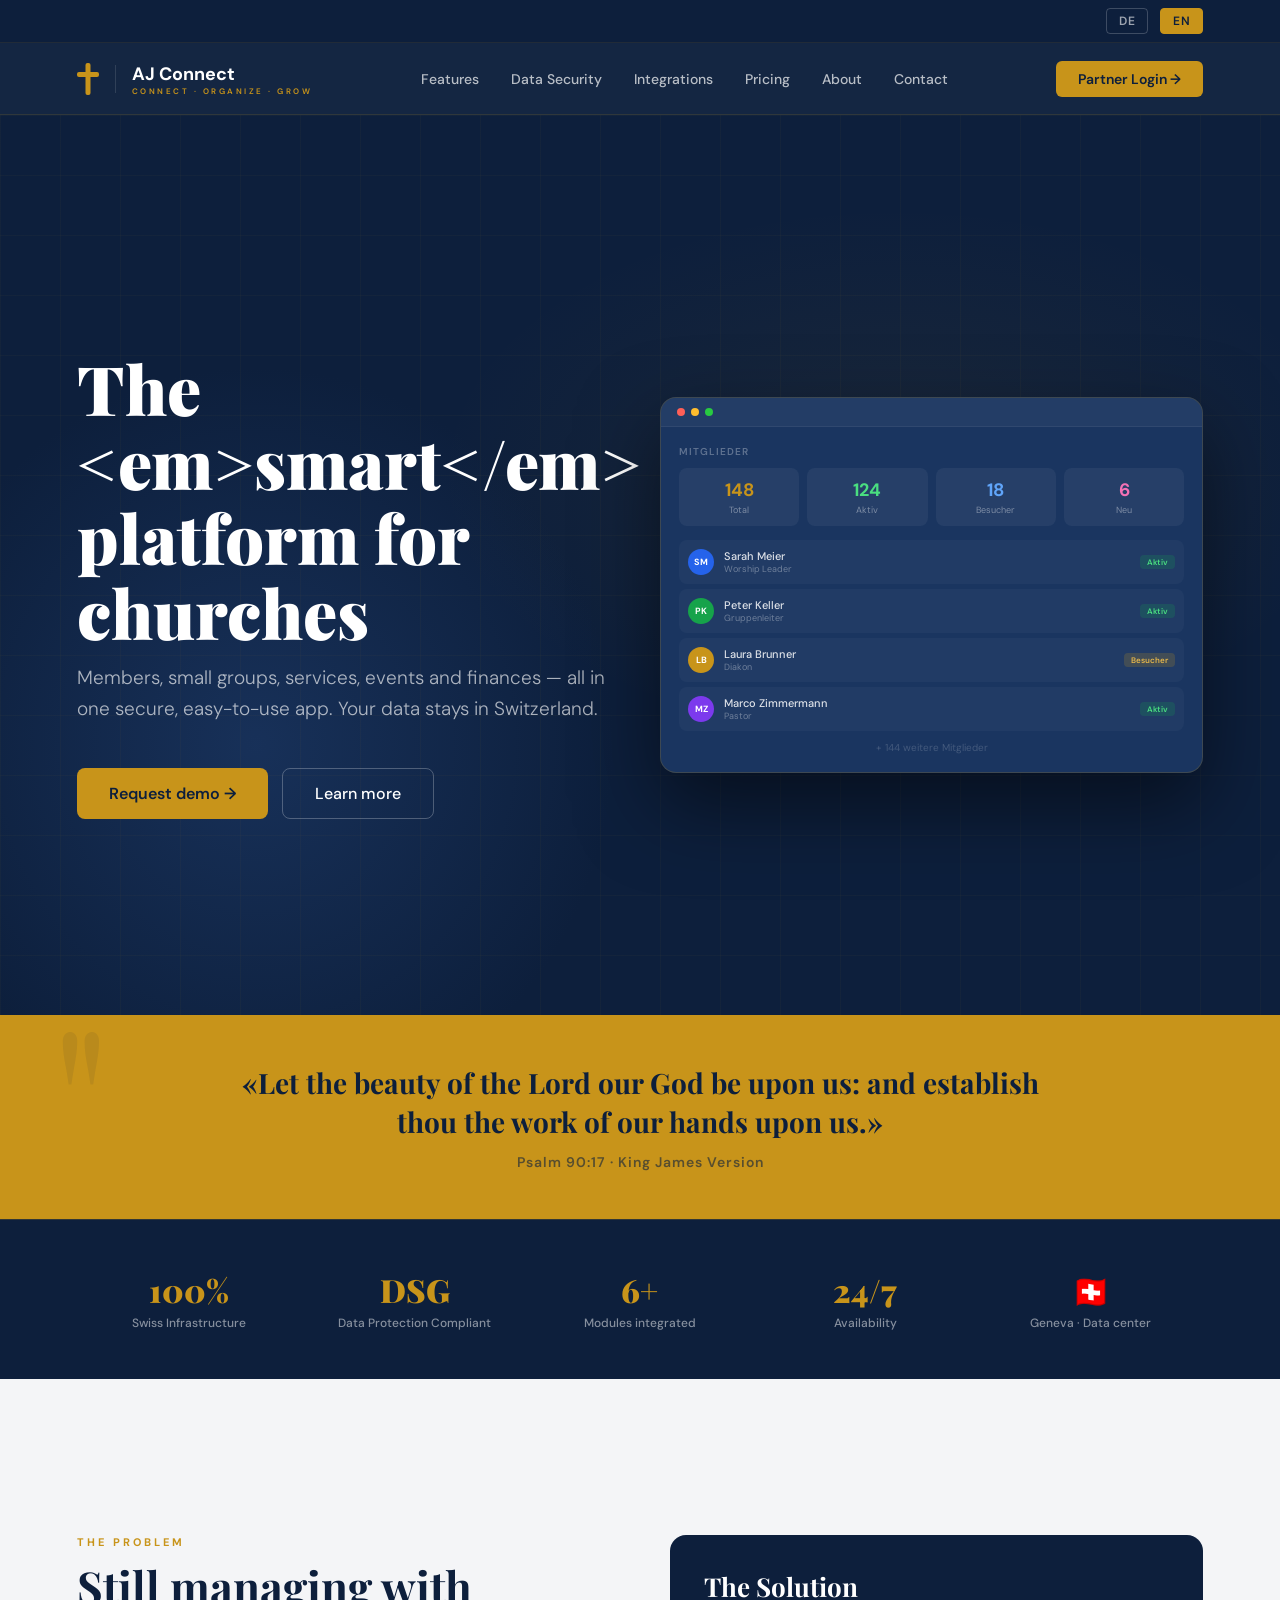
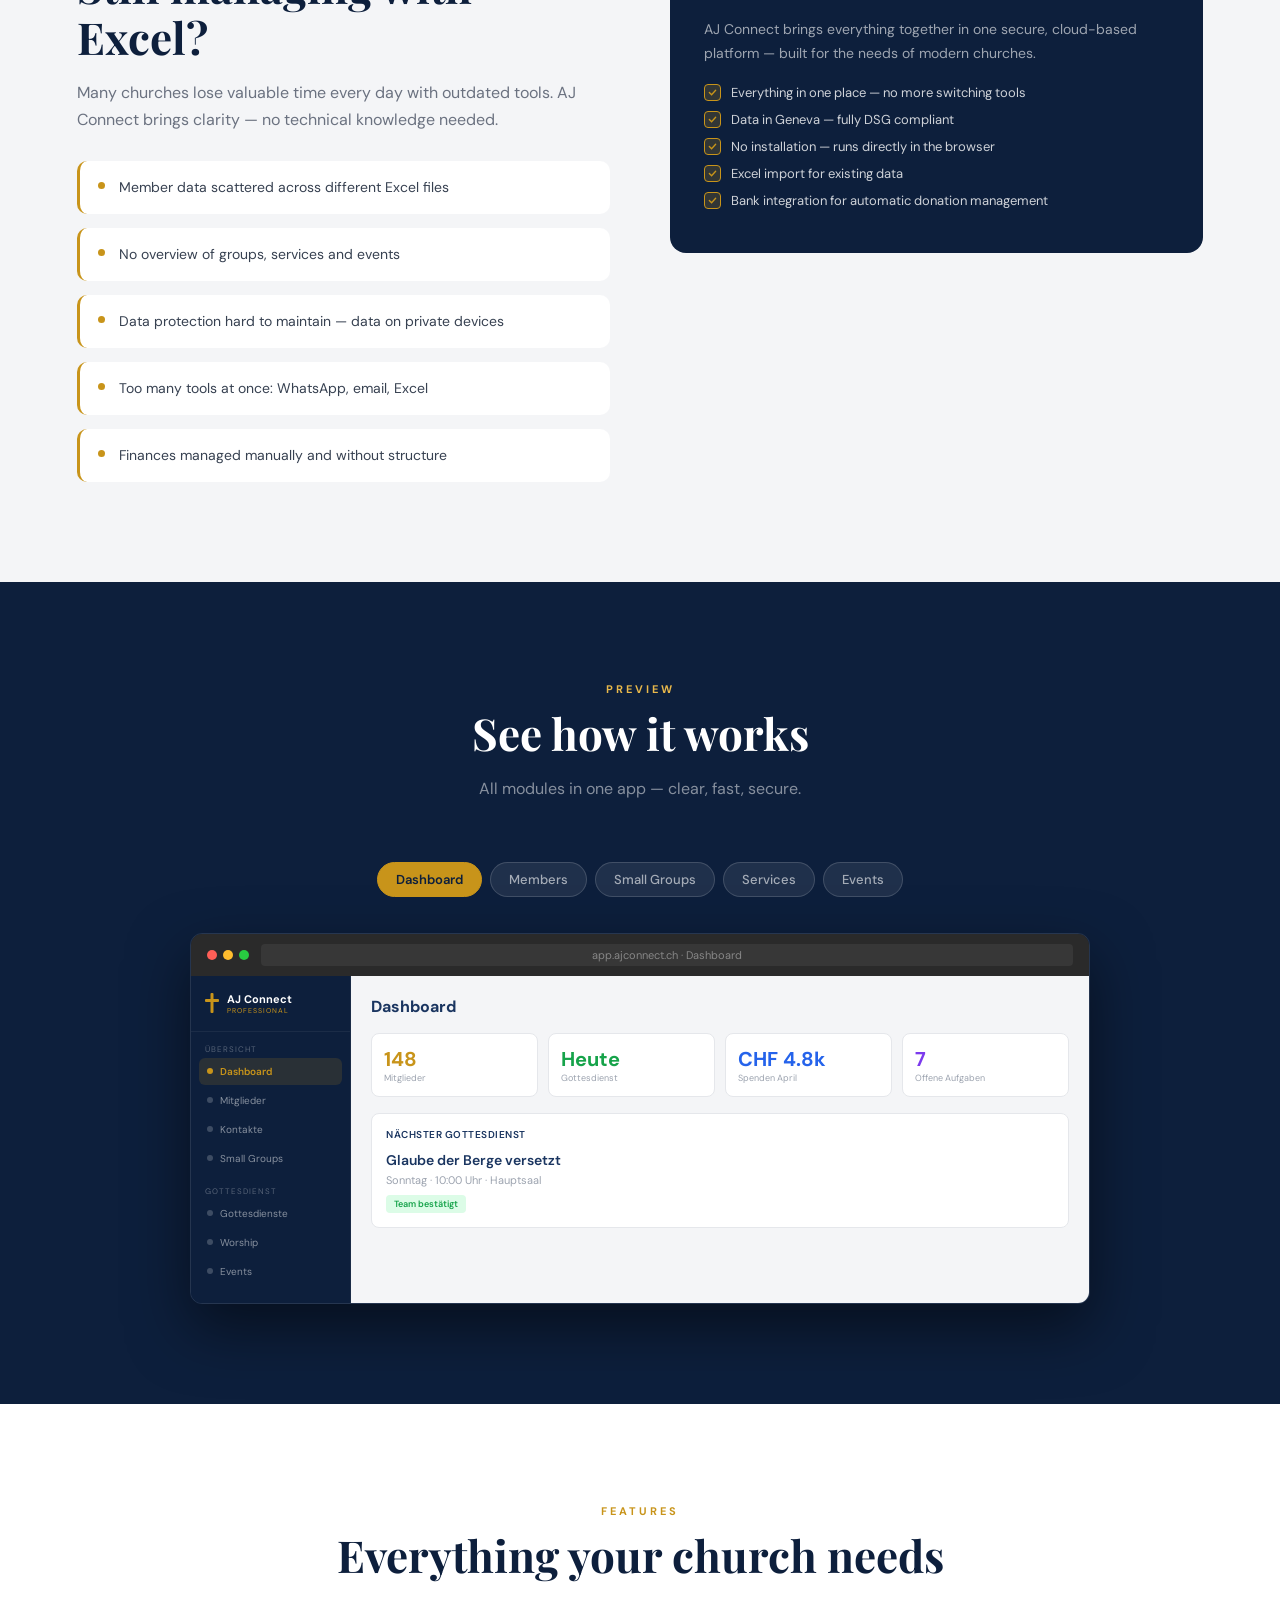
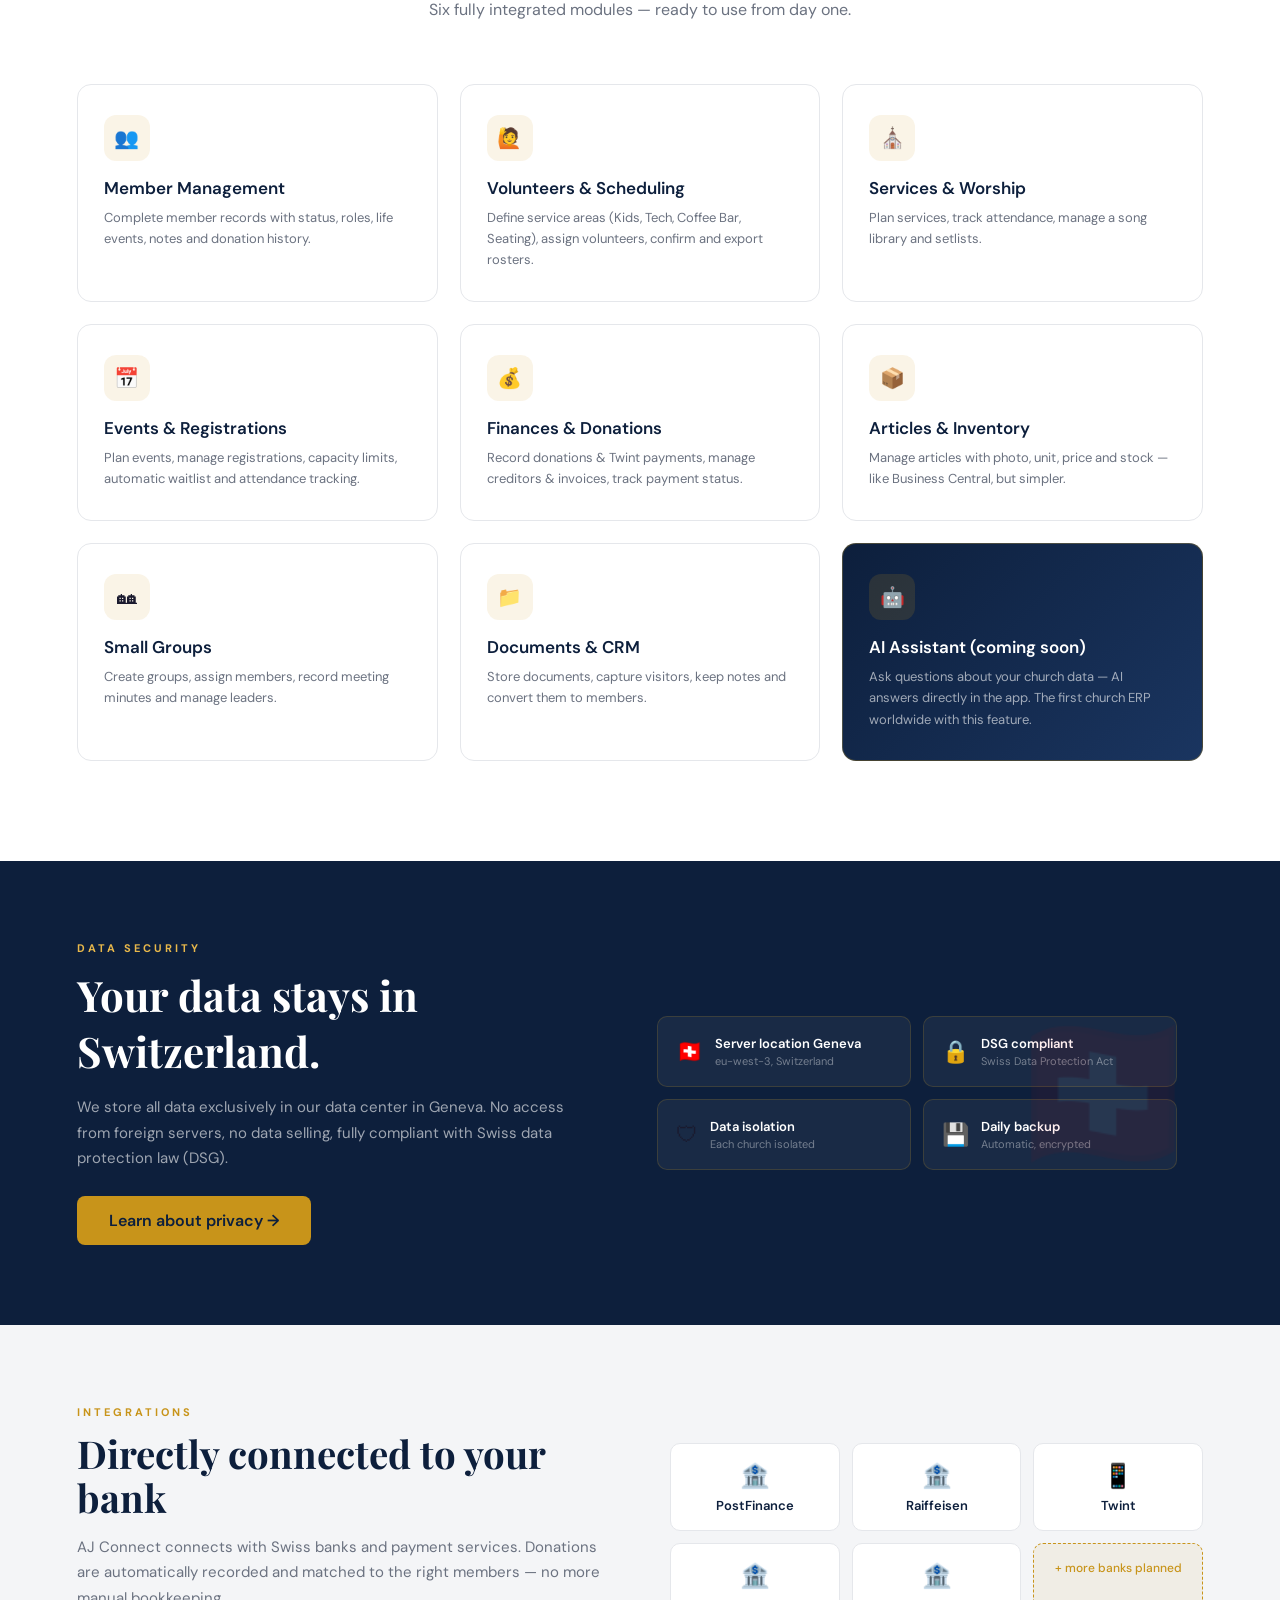
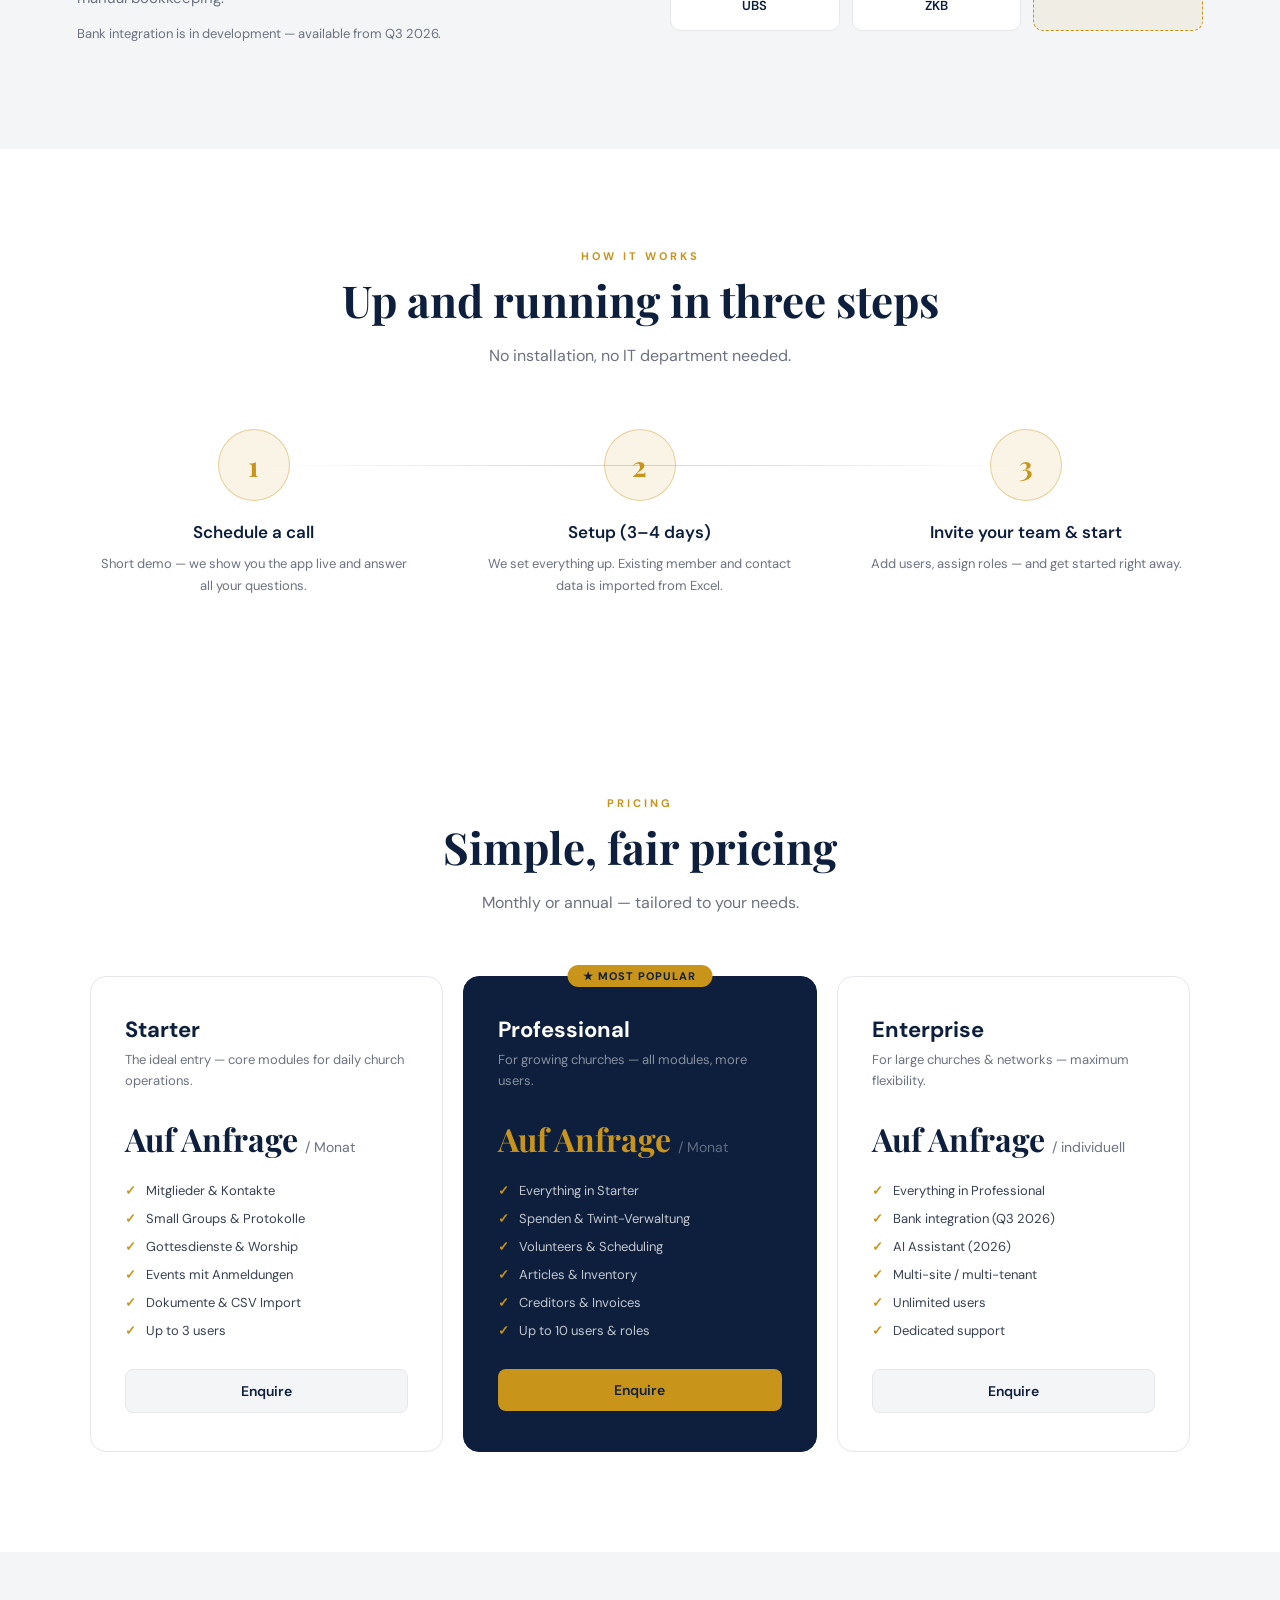
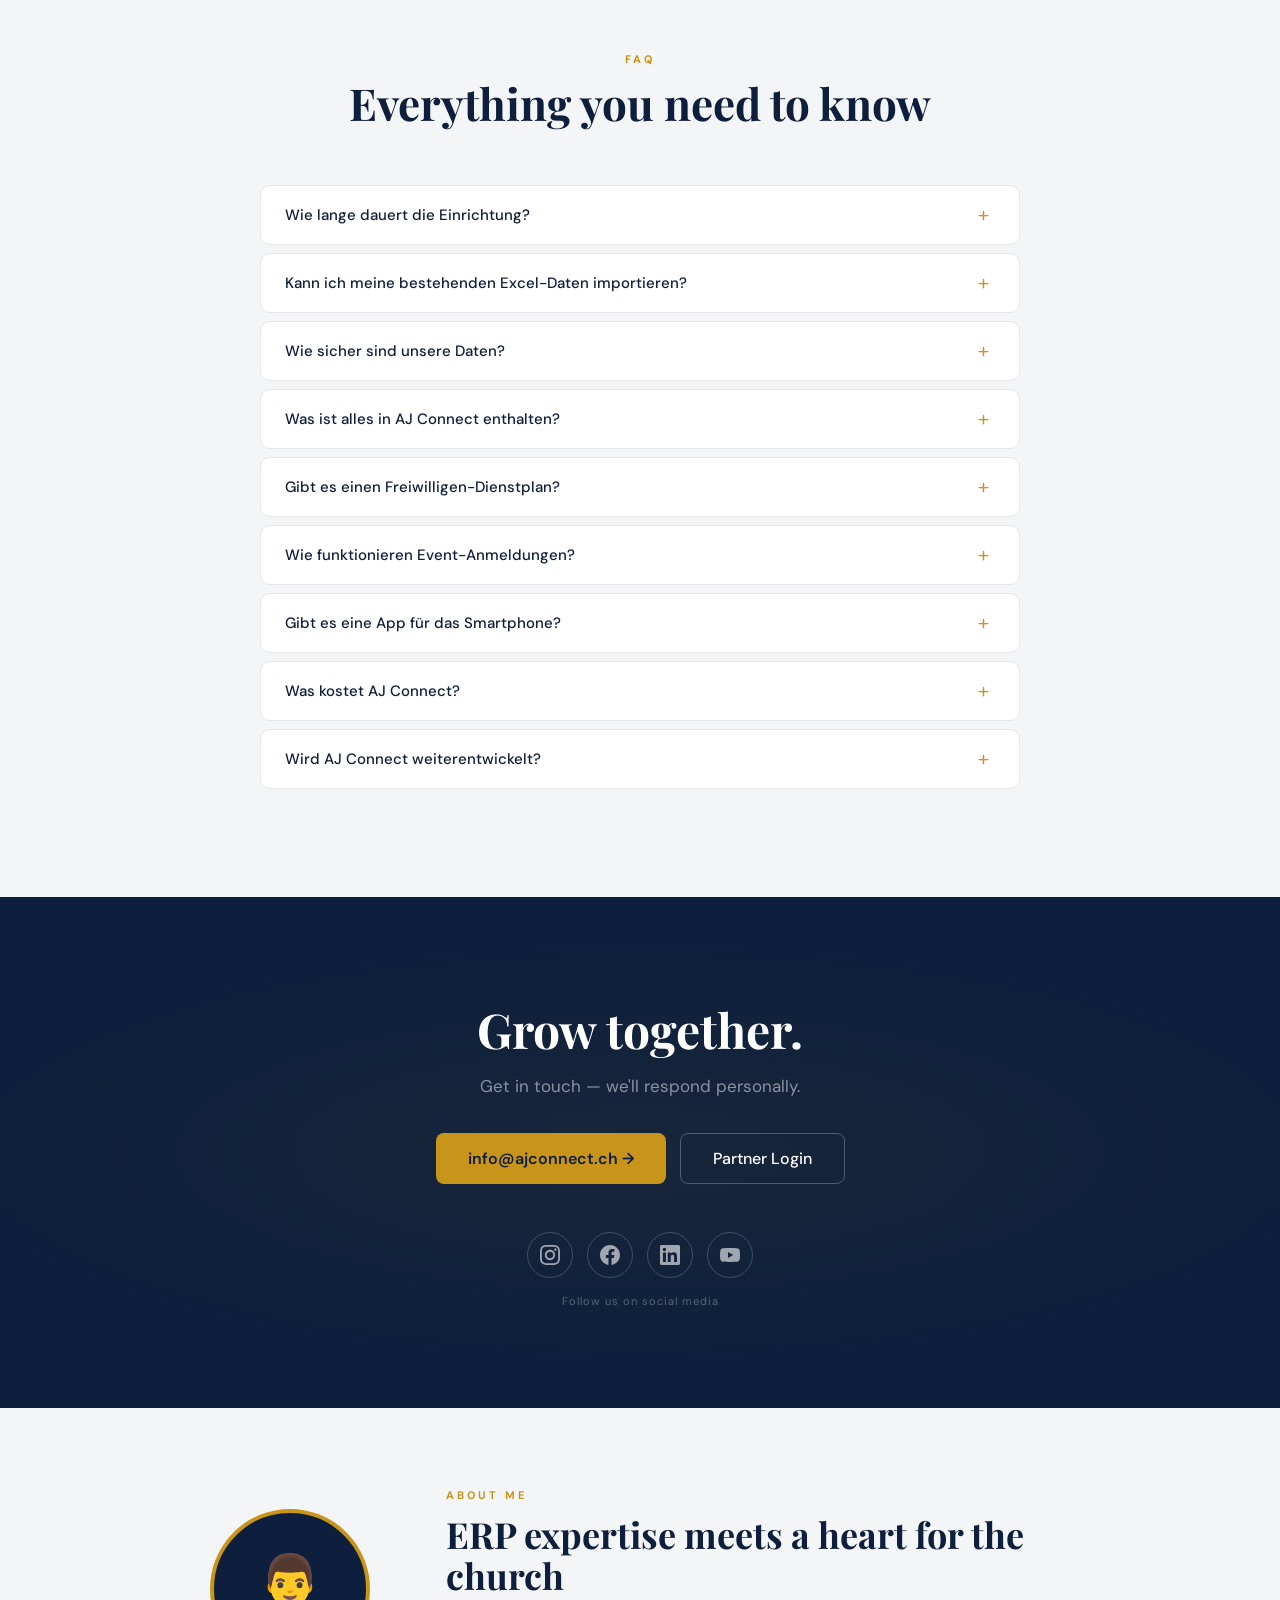
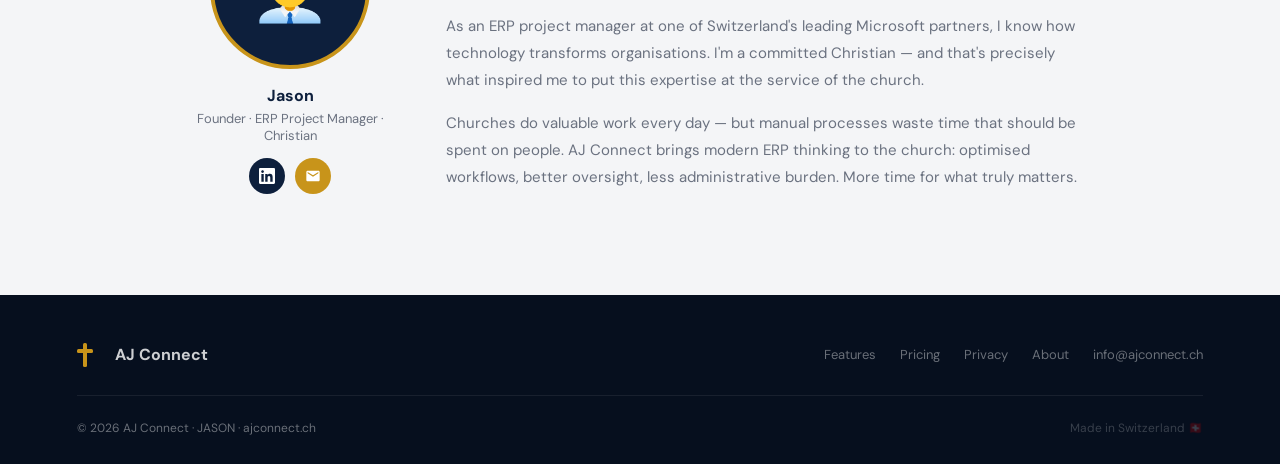
<file: index.html>
<!DOCTYPE html>
<html lang="de">
<head>
<meta charset="UTF-8">
<meta name="viewport" content="width=device-width, initial-scale=1.0">
<title>AJ Connect — Connect. Organize. Grow.</title>
<link rel="preconnect" href="https://fonts.googleapis.com">
<link href="https://fonts.googleapis.com/css2?family=Playfair+Display:wght@700;900&family=DM+Sans:wght@300;400;500;600&display=swap" rel="stylesheet">
<style>
*{margin:0;padding:0;box-sizing:border-box;}
:root{
  --navy:#0D1F3C;--navy2:#1A3560;--gold:#C8941A;--gold-light:#E8B84B;
  --white:#FFFFFF;--gray:#6B7280;--light:#F4F5F7;--text:#1A1A2E;
}
html{scroll-behavior:smooth;}
body{font-family:'DM Sans',sans-serif;color:var(--text);background:var(--white);overflow-x:hidden;}

/* ── LANG SWITCHER ── */
.lang-bar{
  background:var(--navy);
  padding:8px 6%;
  display:flex;justify-content:flex-end;align-items:center;gap:12px;
  border-bottom:1px solid rgba(200,148,26,0.1);
}
.lang-btn{
  background:transparent;border:1px solid rgba(255,255,255,0.2);
  color:rgba(255,255,255,0.6);padding:4px 12px;border-radius:4px;
  font-size:12px;font-weight:600;cursor:pointer;font-family:'DM Sans',sans-serif;
  letter-spacing:0.5px;transition:all .2s;
}
.lang-btn.active{background:var(--gold);color:var(--navy);border-color:var(--gold);}
.lang-btn:hover:not(.active){color:white;border-color:rgba(255,255,255,0.5);}

/* ── NAV ── */
nav{
  position:sticky;top:0;left:0;right:0;z-index:100;
  padding:0 6%;display:flex;align-items:center;justify-content:space-between;
  height:72px;background:rgba(13,31,60,0.97);backdrop-filter:blur(12px);
  border-bottom:1px solid rgba(200,148,26,0.15);
}
.nav-logo{display:flex;align-items:center;gap:16px;text-decoration:none;}
.nav-cross{position:relative;width:22px;height:32px;}
.nav-cross::before{content:'';position:absolute;left:50%;top:0;transform:translateX(-50%);width:5px;height:32px;background:var(--gold);border-radius:2px;}
.nav-cross::after{content:'';position:absolute;top:9px;left:0;width:22px;height:5px;background:var(--gold);border-radius:2px;}
.nav-divider{width:1px;height:28px;background:rgba(255,255,255,0.12);}
.nav-name{font-weight:700;font-size:18px;color:var(--white);}
.nav-slogan{font-size:8px;font-weight:600;color:var(--gold);letter-spacing:2.5px;}
.nav-links{display:flex;align-items:center;gap:32px;}
.nav-links a{color:rgba(255,255,255,0.7);text-decoration:none;font-size:14px;font-weight:500;transition:color .2s;}
.nav-links a:hover{color:var(--gold);}
.nav-cta{background:var(--gold);color:var(--navy);padding:9px 22px;border-radius:6px;font-size:14px;font-weight:600;text-decoration:none;transition:all .2s;}
.nav-cta:hover{background:var(--gold-light);transform:translateY(-1px);}

/* ── HERO ── */
.hero{
  min-height:100vh;background:var(--navy);
  display:grid;grid-template-columns:1fr 1fr;align-items:center;
  padding:100px 6% 60px;position:relative;overflow:hidden;gap:40px;
}
.hero-bg{position:absolute;inset:0;z-index:0;
  background:radial-gradient(ellipse 60% 50% at 70% 40%, rgba(200,148,26,0.07) 0%, transparent 60%),
    radial-gradient(ellipse 40% 60% at 20% 70%, rgba(26,53,96,0.8) 0%, transparent 70%);}
.hero-grid{position:absolute;inset:0;z-index:0;
  background-image:linear-gradient(rgba(200,148,26,0.04) 1px,transparent 1px),linear-gradient(90deg,rgba(200,148,26,0.04) 1px,transparent 1px);
  background-size:60px 60px;}
.hero-content{position:relative;z-index:2;max-width:580px;min-width:0;}
.hero-badge{display:inline-flex;align-items:center;gap:8px;background:rgba(200,148,26,0.12);border:1px solid rgba(200,148,26,0.3);padding:6px 14px;border-radius:20px;font-size:12px;font-weight:600;color:var(--gold);letter-spacing:1px;margin-bottom:32px;}
.hero-badge span{width:6px;height:6px;border-radius:50%;background:var(--gold);animation:pulse 2s infinite;}
@keyframes pulse{0%,100%{opacity:1;}50%{opacity:.4;}}
h1{font-family:'Playfair Display',serif;font-size:clamp(38px,5.5vw,68px);font-weight:900;color:var(--white);line-height:1.1;margin-bottom:12px;}
h1 em{color:var(--gold);font-style:normal;}
.hero-sub{font-size:clamp(15px,1.8vw,19px);color:rgba(255,255,255,0.65);font-weight:300;line-height:1.65;max-width:560px;margin-bottom:44px;}
.hero-actions{display:flex;gap:14px;flex-wrap:wrap;}
.btn-primary{background:var(--gold);color:var(--navy);padding:14px 32px;border-radius:8px;font-size:16px;font-weight:600;text-decoration:none;transition:all .2s;display:inline-flex;align-items:center;gap:8px;}
.btn-primary:hover{background:var(--gold-light);transform:translateY(-2px);box-shadow:0 8px 24px rgba(200,148,26,0.3);}
.btn-secondary{background:transparent;color:var(--white);padding:14px 32px;border-radius:8px;border:1px solid rgba(255,255,255,0.25);font-size:16px;font-weight:500;text-decoration:none;transition:all .2s;}
.btn-secondary:hover{border-color:rgba(255,255,255,0.6);background:rgba(255,255,255,0.05);}

/* Hero mockup */
.hero-visual{position:relative;width:100%;max-width:none;z-index:3;}
.mockup-frame{background:var(--navy2);border-radius:16px;border:1px solid rgba(200,148,26,0.2);overflow:hidden;box-shadow:0 32px 80px rgba(0,0,0,0.5);}
.mockup-bar{background:rgba(255,255,255,0.04);padding:10px 16px;display:flex;align-items:center;gap:6px;border-bottom:1px solid rgba(255,255,255,0.06);}
.mockup-dot{width:8px;height:8px;border-radius:50%;}
.mockup-body{padding:18px;}
.m-stat-row{display:grid;grid-template-columns:repeat(4,1fr);gap:8px;margin-bottom:14px;}
.m-stat{background:rgba(255,255,255,0.05);border-radius:8px;padding:10px 8px;text-align:center;}
.m-stat-n{font-size:18px;font-weight:700;}
.m-stat-l{font-size:9px;color:rgba(255,255,255,0.4);margin-top:2px;}
.m-row{display:flex;align-items:center;gap:10px;padding:9px;background:rgba(255,255,255,0.03);border-radius:8px;margin-bottom:5px;}
.m-av{width:26px;height:26px;border-radius:50%;display:flex;align-items:center;justify-content:center;font-size:9px;font-weight:700;color:white;flex-shrink:0;}
.m-name{font-size:11px;font-weight:500;color:rgba(255,255,255,0.85);}
.m-role{font-size:9px;color:rgba(255,255,255,0.35);}
.m-badge{margin-left:auto;font-size:8px;padding:2px 7px;border-radius:4px;font-weight:600;}
.m-ak{background:rgba(22,163,74,0.2);color:#4ade80;}
.m-be{background:rgba(200,148,26,0.2);color:#E8B84B;}

/* ── BIBLE VERSE ── */
.bible{
  background:var(--gold);padding:48px 6%;text-align:center;
  position:relative;overflow:hidden;
}
.bible::before{content:'"';position:absolute;left:4%;top:-20px;font-family:'Playfair Display',serif;font-size:200px;color:rgba(13,31,60,0.08);line-height:1;}
.bible-verse{font-family:'Playfair Display',serif;font-size:clamp(18px,2.5vw,28px);font-weight:700;color:var(--navy);line-height:1.4;max-width:800px;margin:0 auto 12px;position:relative;}
.bible-ref{font-size:14px;font-weight:600;color:rgba(13,31,60,0.6);letter-spacing:1px;}

/* ── STATS ── */
.stats{background:var(--navy);padding:40px 6%;display:grid;grid-template-columns:repeat(5,1fr);gap:1px;border-top:1px solid rgba(200,148,26,0.2);}
.stat{text-align:center;padding:8px;}
.stat-n{font-family:'Playfair Display',serif;font-size:32px;font-weight:900;color:var(--gold);}
.stat-l{font-size:12px;font-weight:500;color:rgba(255,255,255,0.5);margin-top:4px;}

/* ── PROBLEM ── */
.problem{padding:100px 6%;background:var(--light);}
.section-label{font-size:11px;font-weight:700;letter-spacing:3px;color:var(--gold);margin-bottom:12px;text-transform:uppercase;}
.section-title{font-family:'Playfair Display',serif;font-size:clamp(28px,3.5vw,44px);font-weight:700;color:var(--navy);line-height:1.15;margin-bottom:16px;}
.section-sub{font-size:16px;color:var(--gray);line-height:1.7;max-width:540px;}
.problem-grid{display:grid;grid-template-columns:1fr 1fr;gap:60px;align-items:start;margin-top:56px;}
.problem-list{display:flex;flex-direction:column;gap:14px;}
.problem-item{display:flex;align-items:flex-start;gap:14px;padding:16px 18px;background:var(--white);border-radius:10px;border-left:3px solid var(--gold);font-size:14px;color:#374151;line-height:1.5;}
.problem-item::before{content:'';width:7px;height:7px;border-radius:50%;background:var(--gold);flex-shrink:0;margin-top:5px;}
.solution-box{background:var(--navy);border-radius:16px;padding:34px;}
.solution-box h3{font-family:'Playfair Display',serif;font-size:26px;color:var(--white);margin-bottom:14px;}
.solution-box p{font-size:14px;color:rgba(255,255,255,0.6);line-height:1.7;margin-bottom:18px;}
.sol-item{display:flex;align-items:center;gap:10px;font-size:13px;color:rgba(255,255,255,0.8);margin-bottom:10px;}
.sol-check{width:17px;height:17px;border-radius:4px;background:rgba(200,148,26,0.2);border:1px solid var(--gold);display:flex;align-items:center;justify-content:center;flex-shrink:0;}
.sol-check svg{width:9px;height:9px;}

/* ── FEATURES ── */
.features{padding:100px 6%;background:var(--white);}
.features-header{text-align:center;margin-bottom:60px;}
.features-grid{display:grid;grid-template-columns:repeat(3,1fr);gap:22px;}
.feature-card{padding:30px 26px;border-radius:14px;border:1px solid #E5E7EB;transition:all .3s;position:relative;overflow:hidden;}
.feature-card::before{content:'';position:absolute;top:0;left:0;right:0;height:3px;background:linear-gradient(90deg,var(--gold),var(--gold-light));transform:scaleX(0);transform-origin:left;transition:transform .3s;}
.feature-card:hover{border-color:rgba(200,148,26,0.4);transform:translateY(-4px);box-shadow:0 12px 40px rgba(0,0,0,0.08);}
.feature-card:hover::before{transform:scaleX(1);}
.feature-icon{width:46px;height:46px;border-radius:12px;background:rgba(200,148,26,0.1);display:flex;align-items:center;justify-content:center;font-size:20px;margin-bottom:16px;}
.feature-card h3{font-size:17px;font-weight:600;color:var(--navy);margin-bottom:8px;}
.feature-card p{font-size:13px;color:var(--gray);line-height:1.65;}

/* ── SWISS DATA ── */
.swiss{padding:80px 6%;background:var(--navy);position:relative;overflow:hidden;}
.swiss::after{content:'🇨🇭';position:absolute;right:6%;top:50%;transform:translateY(-50%);font-size:160px;opacity:0.06;}
.swiss-inner{display:grid;grid-template-columns:1fr 1fr;gap:60px;align-items:center;max-width:1100px;}
.swiss h2{font-family:'Playfair Display',serif;font-size:clamp(28px,3.5vw,42px);color:var(--white);margin-bottom:16px;}
.swiss p{font-size:15px;color:rgba(255,255,255,0.6);line-height:1.7;margin-bottom:24px;}
.swiss-badges{display:grid;grid-template-columns:1fr 1fr;gap:12px;}
.sw-badge{background:rgba(255,255,255,0.05);border:1px solid rgba(200,148,26,0.2);border-radius:10px;padding:18px;display:flex;align-items:center;gap:12px;}
.sw-icon{font-size:22px;flex-shrink:0;}
.sw-label{font-size:13px;font-weight:600;color:var(--white);}
.sw-desc{font-size:11px;color:rgba(255,255,255,0.4);margin-top:2px;}

/* ── BANK INTEGRATION ── */
.bank{padding:80px 6%;background:var(--light);}
.bank-inner{display:grid;grid-template-columns:1fr 1fr;gap:60px;align-items:center;}
.bank h2{font-family:'Playfair Display',serif;font-size:clamp(26px,3vw,40px);color:var(--navy);margin-bottom:16px;}
.bank p{font-size:15px;color:var(--gray);line-height:1.7;margin-bottom:24px;}
.bank-logos{display:grid;grid-template-columns:repeat(3,1fr);gap:12px;}
.bank-logo{background:var(--white);border:1px solid #E5E7EB;border-radius:10px;padding:16px;text-align:center;font-size:13px;font-weight:600;color:var(--navy);display:flex;flex-direction:column;align-items:center;gap:6px;}
.bank-logo-icon{font-size:24px;}
.bank-coming{background:rgba(200,148,26,0.08);border:1px dashed var(--gold);border-radius:10px;padding:16px;text-align:center;font-size:12px;color:var(--gold);font-weight:500;}

/* ── HOW IT WORKS ── */
.how{padding:100px 6%;background:var(--white);}
.how-header{text-align:center;margin-bottom:60px;}
.steps{display:grid;grid-template-columns:repeat(3,1fr);gap:32px;position:relative;}
.steps::before{content:'';position:absolute;top:36px;left:16%;right:16%;height:1px;background:linear-gradient(90deg,transparent,rgba(200,148,26,0.4),transparent);}
.step{text-align:center;padding:0 20px;}
.step-num{width:72px;height:72px;border-radius:50%;background:rgba(200,148,26,0.1);border:1px solid rgba(200,148,26,0.4);display:flex;align-items:center;justify-content:center;margin:0 auto 20px;font-family:'Playfair Display',serif;font-size:28px;font-weight:700;color:var(--gold);}
.step h3{font-size:17px;font-weight:600;color:var(--navy);margin-bottom:10px;}
.step p{font-size:13px;color:var(--gray);line-height:1.65;}

/* ── TESTIMONIAL ── */
.testimonial{padding:80px 6%;background:var(--light);}
.testimonial-inner{max-width:800px;margin:0 auto;text-align:center;}
.testimonial blockquote{font-family:'Playfair Display',serif;font-size:clamp(20px,2.5vw,28px);color:var(--navy);line-height:1.5;margin-bottom:20px;font-style:italic;}
.testimonial cite{font-size:14px;color:var(--gray);font-style:normal;}

/* ── PRICING ── */
.pricing{padding:100px 6%;background:var(--white);}
.pricing-header{text-align:center;margin-bottom:60px;}
.pricing-grid{display:grid;grid-template-columns:1fr 1fr;gap:24px;max-width:780px;margin:0 auto;}
.pricing-card{border-radius:16px;padding:38px 34px;border:1px solid #E5E7EB;}
.pricing-card.featured{background:var(--navy);border-color:var(--navy);position:relative;}
.featured-badge{position:absolute;top:-12px;left:50%;transform:translateX(-50%);background:var(--gold);color:var(--navy);padding:4px 16px;border-radius:12px;font-size:11px;font-weight:700;letter-spacing:1px;white-space:nowrap;}
.plan-name{font-size:22px;font-weight:700;color:var(--navy);margin-bottom:6px;}
.featured .plan-name{color:var(--white);}
.plan-desc{font-size:13px;color:var(--gray);margin-bottom:26px;line-height:1.6;}
.featured .plan-desc{color:rgba(255,255,255,0.5);}
.plan-price{font-family:'Playfair Display',serif;font-size:32px;font-weight:700;color:var(--navy);margin-bottom:22px;}
.featured .plan-price{color:var(--gold);}
.plan-price span{font-size:14px;font-weight:400;font-family:'DM Sans',sans-serif;color:var(--gray);}
.featured .plan-price span{color:rgba(255,255,255,0.35);}
.plan-features{display:flex;flex-direction:column;gap:11px;margin-bottom:30px;}
.pf{display:flex;align-items:center;gap:10px;font-size:13px;color:#374151;}
.featured .pf{color:rgba(255,255,255,0.75);}
.pf::before{content:'✓';color:var(--gold);font-weight:700;flex-shrink:0;}
.plan-cta{display:block;text-align:center;padding:12px;border-radius:8px;font-size:14px;font-weight:600;text-decoration:none;transition:all .2s;}
.pricing-card:not(.featured) .plan-cta{background:var(--light);color:var(--navy);border:1px solid #E5E7EB;}
.pricing-card:not(.featured) .plan-cta:hover{background:#E5E7EB;}
.featured .plan-cta{background:var(--gold);color:var(--navy);}
.featured .plan-cta:hover{background:var(--gold-light);}

/* ── SOCIAL + CTA ── */
.cta-section{padding:100px 6%;background:var(--navy);text-align:center;position:relative;overflow:hidden;}
.cta-section::before{content:'';position:absolute;inset:0;background:radial-gradient(ellipse 80% 60% at 50% 50%,rgba(200,148,26,0.06) 0%,transparent 70%);}
.cta-section h2{font-family:'Playfair Display',serif;font-size:clamp(28px,4vw,48px);color:var(--white);margin-bottom:14px;position:relative;}
.cta-section p{font-size:17px;color:rgba(255,255,255,0.5);margin-bottom:36px;position:relative;}
.cta-actions{display:flex;justify-content:center;gap:14px;position:relative;margin-bottom:48px;flex-wrap:wrap;}
.social-row{display:flex;justify-content:center;gap:14px;position:relative;}
.social-btn{
  width:46px;height:46px;border-radius:50%;
  border:1px solid rgba(255,255,255,0.2);
  display:flex;align-items:center;justify-content:center;
  text-decoration:none;color:rgba(255,255,255,0.6);
  transition:all .2s;font-size:18px;
}
.social-btn:hover{border-color:var(--gold);color:var(--gold);transform:translateY(-2px);}
.social-label{font-size:11px;color:rgba(255,255,255,0.3);margin-top:16px;letter-spacing:1px;position:relative;}

/* ── FOOTER ── */
footer{background:#060F1E;padding:48px 6% 28px;color:rgba(255,255,255,0.4);}
.footer-top{display:flex;justify-content:space-between;align-items:center;padding-bottom:28px;margin-bottom:24px;border-bottom:1px solid rgba(255,255,255,0.07);}
.footer-logo{display:flex;align-items:center;gap:12px;text-decoration:none;}
.footer-cross{position:relative;width:16px;height:24px;}
.footer-cross::before{content:'';position:absolute;left:50%;top:0;transform:translateX(-50%);width:4px;height:24px;background:var(--gold);border-radius:1.5px;}
.footer-cross::after{content:'';position:absolute;top:6px;left:0;width:16px;height:4px;background:var(--gold);border-radius:1.5px;}
.footer-name{font-weight:700;font-size:16px;color:rgba(255,255,255,0.8);margin-left:10px;}
.footer-links{display:flex;gap:24px;}
.footer-links a{color:rgba(255,255,255,0.4);text-decoration:none;font-size:13px;transition:color .2s;}
.footer-links a:hover{color:var(--gold);}
.footer-bottom{display:flex;justify-content:space-between;font-size:12px;}

/* ── RESPONSIVE ── */
@media(max-width:960px){
  .hero{grid-template-columns:1fr!important;}
  .hero{grid-template-columns:1fr!important;}
  .hero-visual{display:none;}
  .problem-grid,.pricing-grid,.steps,.features-grid,.swiss-inner,.bank-inner,.pricing-3col{grid-template-columns:1fr;}
  [style*="repeat(3"]{grid-template-columns:1fr!important;}
  .stats{grid-template-columns:repeat(3,1fr);}
  .steps::before{display:none;}
  .nav-links{display:none;}
}
</style>
</head>
<body>

<!-- LANG BAR -->
<div class="lang-bar">
  <button class="lang-btn active" onclick="setLang('de')" id="btn-de">DE</button>
  <button class="lang-btn" onclick="setLang('en')" id="btn-en">EN</button>
</div>

<!-- NAV -->
<nav>
  <a href="#" class="nav-logo">
    <div class="nav-cross"></div>
    <div class="nav-divider"></div>
    <div>
      <div class="nav-name">AJ Connect</div>
      <div class="nav-slogan">CONNECT · ORGANIZE · GROW</div>
    </div>
  </a>
  <div class="nav-links">
    <a href="#features" data-de="Features" data-en="Features">Features</a>
    <a href="#schweiz" data-de="Datenschutz" data-en="Data Security">Datenschutz</a>
    <a href="#bank" data-de="Integrationen" data-en="Integrations">Integrationen</a>
    <a href="#preise" data-de="Preise" data-en="Pricing">Preise</a>
    <a href="#about" data-de="Über mich" data-en="About">Über mich</a>
    <a href="#kontakt" data-de="Kontakt" data-en="Contact">Kontakt</a>
  </div>
  <a href="https://app.ajconnect.ch" class="nav-cta" data-de="Partner Login →" data-en="Partner Login →">Partner Login →</a>
</nav>

<!-- HERO -->
<section class="hero">
  <div class="hero-bg"></div>
  <div class="hero-grid"></div>
  <div class="hero-content">

    <h1 data-de="Die <em>smarte</em> Plattform für Kirchgemeinden" data-en="The <em>smart</em> platform for churches">Die <em>smarte</em> Plattform für Kirchgemeinden</h1>
    <p class="hero-sub" data-de="Mitglieder, Small Groups, Gottesdienste, Events und Finanzen — alles in einer sicheren, einfach bedienbaren App. Daten bleiben in der Schweiz." data-en="Members, small groups, services, events and finances — all in one secure, easy-to-use app. Your data stays in Switzerland.">Mitglieder, Small Groups, Gottesdienste, Events und Finanzen — alles in einer sicheren, einfach bedienbaren App. Daten bleiben in der Schweiz.</p>
    <div class="hero-actions">
      <a href="#kontakt" class="btn-primary" data-de="Demo anfragen →" data-en="Request demo →">Demo anfragen →</a>
      <a href="#features" class="btn-secondary" data-de="Mehr erfahren" data-en="Learn more">Mehr erfahren</a>
    </div>
  </div>
  <div class="hero-visual">
    <div class="mockup-frame">
      <div class="mockup-bar">
        <div class="mockup-dot" style="background:#FF5F57"></div>
        <div class="mockup-dot" style="background:#FFBD2E"></div>
        <div class="mockup-dot" style="background:#28CA41"></div>
      </div>
      <div class="mockup-body">
        <div style="font-size:10px;color:rgba(255,255,255,0.3);margin-bottom:10px;font-weight:600;letter-spacing:1px">MITGLIEDER</div>
        <div class="m-stat-row">
          <div class="m-stat"><div class="m-stat-n" style="color:#C8941A">148</div><div class="m-stat-l">Total</div></div>
          <div class="m-stat"><div class="m-stat-n" style="color:#4ade80">124</div><div class="m-stat-l">Aktiv</div></div>
          <div class="m-stat"><div class="m-stat-n" style="color:#60a5fa">18</div><div class="m-stat-l">Besucher</div></div>
          <div class="m-stat"><div class="m-stat-n" style="color:#f472b6">6</div><div class="m-stat-l">Neu</div></div>
        </div>
        <div class="m-row"><div class="m-av" style="background:#2563EB">SM</div><div><div class="m-name">Sarah Meier</div><div class="m-role">Worship Leader</div></div><span class="m-badge m-ak">Aktiv</span></div>
        <div class="m-row"><div class="m-av" style="background:#16A34A">PK</div><div><div class="m-name">Peter Keller</div><div class="m-role">Gruppenleiter</div></div><span class="m-badge m-ak">Aktiv</span></div>
        <div class="m-row"><div class="m-av" style="background:#C8941A">LB</div><div><div class="m-name">Laura Brunner</div><div class="m-role">Diakon</div></div><span class="m-badge m-be">Besucher</span></div>
        <div class="m-row"><div class="m-av" style="background:#7C3AED">MZ</div><div><div class="m-name">Marco Zimmermann</div><div class="m-role">Pastor</div></div><span class="m-badge m-ak">Aktiv</span></div>
        <div style="text-align:center;margin-top:10px;font-size:10px;color:rgba(255,255,255,0.18)">+ 144 weitere Mitglieder</div>
      </div>
    </div>
  </div>
</section>

<!-- BIBLE VERSE -->
<section class="bible">
  <div class="bible-verse" data-de="«Der Herr, unser Gott, sei uns freundlich und fördere das Werk unserer Hände bei uns — ja, das Werk unserer Hände wollst du fördern!»" data-en="«Let the beauty of the Lord our God be upon us: and establish thou the work of our hands upon us.»">«Der Herr, unser Gott, sei uns freundlich und fördere das Werk unserer Hände bei uns — ja, das Werk unserer Hände wollst du fördern!»</div>
  <div class="bible-ref" data-de="Psalm 90:17 · Lutherbibel 2017" data-en="Psalm 90:17 · King James Version">Psalm 90:17 · Lutherbibel 2017</div>
</section>

<!-- STATS -->
<div class="stats">
  <div class="stat"><div class="stat-n">100%</div><div class="stat-l" data-de="Schweizer Infrastruktur" data-en="Swiss Infrastructure">Schweizer Infrastruktur</div></div>
  <div class="stat"><div class="stat-n">DSG</div><div class="stat-l" data-de="Datenschutz konform" data-en="Data Protection Compliant">Datenschutz konform</div></div>
  <div class="stat"><div class="stat-n">6+</div><div class="stat-l" data-de="Module integriert" data-en="Modules integrated">Module integriert</div></div>
  <div class="stat"><div class="stat-n">24/7</div><div class="stat-l" data-de="Verfügbarkeit" data-en="Availability">Verfügbarkeit</div></div>
  <div class="stat"><div class="stat-n">🇨🇭</div><div class="stat-l" data-de="Genf · Datenzentrum" data-en="Geneva · Data center">Genf · Datenzentrum</div></div>
</div>

<!-- PROBLEM & LÖSUNG -->
<section class="problem" id="problem">
  <div class="problem-grid">
    <div>
      <div class="section-label" data-de="Das Problem" data-en="The Problem">Das Problem</div>
      <h2 class="section-title" data-de="Verwaltest du noch mit Excel?" data-en="Still managing with Excel?">Verwaltest du noch mit Excel?</h2>
      <p class="section-sub" data-de="Viele Gemeinden verlieren täglich wertvolle Zeit mit veralteten Tools. AJ Connect bringt Ordnung — ohne technisches Wissen." data-en="Many churches lose valuable time every day with outdated tools. AJ Connect brings clarity — no technical knowledge needed.">Viele Gemeinden verlieren täglich wertvolle Zeit mit veralteten Tools. AJ Connect bringt Ordnung — ohne technisches Wissen.</p>
      <div class="problem-list" style="margin-top:28px;">
        <div class="problem-item" data-de="Mitgliederdaten in verschiedenen Excel-Dateien verteilt" data-en="Member data scattered across different Excel files">Mitgliederdaten in verschiedenen Excel-Dateien verteilt</div>
        <div class="problem-item" data-de="Kein Überblick über Gruppen, Gottesdienste und Events" data-en="No overview of groups, services and events">Kein Überblick über Gruppen, Gottesdienste und Events</div>
        <div class="problem-item" data-de="Datenschutz schwer einzuhalten — Daten auf privaten Geräten" data-en="Data protection hard to maintain — data on private devices">Datenschutz schwer einzuhalten — Daten auf privaten Geräten</div>
        <div class="problem-item" data-de="Zu viele Tools gleichzeitig: WhatsApp, E-Mail, Excel" data-en="Too many tools at once: WhatsApp, email, Excel">Zu viele Tools gleichzeitig: WhatsApp, E-Mail, Excel</div>
        <div class="problem-item" data-de="Finanzen manuell und unübersichtlich" data-en="Finances managed manually and without structure">Finanzen manuell und unübersichtlich</div>
      </div>
    </div>
    <div class="solution-box">
      <h3 data-de="Die Lösung" data-en="The Solution">Die Lösung</h3>
      <p data-de="AJ Connect vereint alles in einer sicheren, cloudbasierten Plattform — entwickelt für die Bedürfnisse moderner Gemeinden." data-en="AJ Connect brings everything together in one secure, cloud-based platform — built for the needs of modern churches.">AJ Connect vereint alles in einer sicheren, cloudbasierten Plattform — entwickelt für die Bedürfnisse moderner Gemeinden.</p>
      <div class="sol-item"><div class="sol-check"><svg viewBox="0 0 10 10" fill="none"><path d="M1.5 5L4 7.5L8.5 2.5" stroke="#C8941A" stroke-width="1.5" stroke-linecap="round"/></svg></div><span data-de="Alles an einem Ort — kein Tool-Wechsel mehr" data-en="Everything in one place — no more switching tools">Alles an einem Ort — kein Tool-Wechsel mehr</span></div>
      <div class="sol-item"><div class="sol-check"><svg viewBox="0 0 10 10" fill="none"><path d="M1.5 5L4 7.5L8.5 2.5" stroke="#C8941A" stroke-width="1.5" stroke-linecap="round"/></svg></div><span data-de="Daten in Genf — vollständig DSG-konform" data-en="Data in Geneva — fully DSG compliant">Daten in Genf — vollständig DSG-konform</span></div>
      <div class="sol-item"><div class="sol-check"><svg viewBox="0 0 10 10" fill="none"><path d="M1.5 5L4 7.5L8.5 2.5" stroke="#C8941A" stroke-width="1.5" stroke-linecap="round"/></svg></div><span data-de="Keine Installation — läuft direkt im Browser" data-en="No installation — runs directly in the browser">Keine Installation — läuft direkt im Browser</span></div>
      <div class="sol-item"><div class="sol-check"><svg viewBox="0 0 10 10" fill="none"><path d="M1.5 5L4 7.5L8.5 2.5" stroke="#C8941A" stroke-width="1.5" stroke-linecap="round"/></svg></div><span data-de="Excel-Import für bestehende Daten" data-en="Excel import for existing data">Excel-Import für bestehende Daten</span></div>
      <div class="sol-item"><div class="sol-check"><svg viewBox="0 0 10 10" fill="none"><path d="M1.5 5L4 7.5L8.5 2.5" stroke="#C8941A" stroke-width="1.5" stroke-linecap="round"/></svg></div><span data-de="Bankanbindung für automatische Spendenverwaltung" data-en="Bank integration for automatic donation management">Bankanbindung für automatische Spendenverwaltung</span></div>
    </div>
  </div>
</section>


<!-- SCREENSHOTS -->
<section style="padding:100px 6%;background:var(--navy);overflow:hidden;" id="screenshots">
  <div style="text-align:center;margin-bottom:60px;">
    <div class="section-label" style="color:var(--gold-light)" data-de="Einblick" data-en="Preview">Einblick</div>
    <h2 class="section-title" style="color:var(--white)" data-de="Sieh selbst wie es funktioniert" data-en="See how it works">Sieh selbst wie es funktioniert</h2>
    <p class="section-sub" style="margin:0 auto;text-align:center;color:rgba(255,255,255,0.5);" data-de="Alle Module in einer App — übersichtlich, schnell, sicher." data-en="All modules in one app — clear, fast, secure.">Alle Module in einer App — übersichtlich, schnell, sicher.</p>
  </div>

  <!-- Screenshot tabs -->
  <div style="display:flex;justify-content:center;gap:8px;margin-bottom:36px;flex-wrap:wrap;" id="sc-tabs">
    <button onclick="showScreen(0)" class="sc-tab sc-active" data-de="Dashboard" data-en="Dashboard">Dashboard</button>
    <button onclick="showScreen(1)" class="sc-tab" data-de="Mitglieder" data-en="Members">Mitglieder</button>
    <button onclick="showScreen(2)" class="sc-tab" data-de="Small Groups" data-en="Small Groups">Small Groups</button>
    <button onclick="showScreen(3)" class="sc-tab" data-de="Gottesdienste" data-en="Services">Gottesdienste</button>
    <button onclick="showScreen(4)" class="sc-tab" data-de="Events" data-en="Events">Events</button>
  </div>

  <!-- Screen frames -->
  <div style="max-width:900px;margin:0 auto;">
    <div id="sc-0" class="sc-frame">
      <div class="sc-titlebar"><div class="sc-dots"><span></span><span></span><span></span></div><div class="sc-url">app.ajconnect.ch · Dashboard</div></div>
      <div class="sc-body">
        <div style="display:flex;gap:0;">
          <!-- Sidebar -->
          <div style="width:160px;background:#0D1F3C;padding:16px 0;flex-shrink:0;border-right:1px solid rgba(255,255,255,0.06);">
            <div style="padding:0 14px 16px;display:flex;align-items:center;gap:8px;border-bottom:1px solid rgba(255,255,255,0.06);margin-bottom:12px;">
              <div style="position:relative;width:14px;height:20px;flex-shrink:0;"><div style="position:absolute;left:50%;top:0;transform:translateX(-50%);width:3px;height:20px;background:#C8941A;border-radius:1px;"></div><div style="position:absolute;top:6px;left:0;width:14px;height:3px;background:#C8941A;border-radius:1px;"></div></div>
              <div><div style="font-size:11px;font-weight:700;color:white;">AJ Connect</div><div style="font-size:7px;color:#C8941A;letter-spacing:1px;">PROFESSIONAL</div></div>
            </div>
            <div style="padding:0 8px;">
              <div style="font-size:8px;color:rgba(255,255,255,0.3);letter-spacing:1px;padding:0 6px;margin-bottom:4px;">ÜBERSICHT</div>
              <div style="background:rgba(200,148,26,0.15);border-radius:6px;padding:7px 8px;margin-bottom:2px;display:flex;align-items:center;gap:7px;"><div style="width:6px;height:6px;background:#C8941A;border-radius:50%;"></div><span style="font-size:10px;color:#C8941A;font-weight:600;">Dashboard</span></div>
              <div style="padding:7px 8px;margin-bottom:2px;display:flex;align-items:center;gap:7px;"><div style="width:6px;height:6px;background:rgba(255,255,255,0.2);border-radius:50%;"></div><span style="font-size:10px;color:rgba(255,255,255,0.5);">Mitglieder</span></div>
              <div style="padding:7px 8px;margin-bottom:2px;display:flex;align-items:center;gap:7px;"><div style="width:6px;height:6px;background:rgba(255,255,255,0.2);border-radius:50%;"></div><span style="font-size:10px;color:rgba(255,255,255,0.5);">Kontakte</span></div>
              <div style="padding:7px 8px;margin-bottom:2px;display:flex;align-items:center;gap:7px;"><div style="width:6px;height:6px;background:rgba(255,255,255,0.2);border-radius:50%;"></div><span style="font-size:10px;color:rgba(255,255,255,0.5);">Small Groups</span></div>
              <div style="font-size:8px;color:rgba(255,255,255,0.3);letter-spacing:1px;padding:10px 6px 4px 6px;margin-top:4px;">GOTTESDIENST</div>
              <div style="padding:7px 8px;margin-bottom:2px;display:flex;align-items:center;gap:7px;"><div style="width:6px;height:6px;background:rgba(255,255,255,0.2);border-radius:50%;"></div><span style="font-size:10px;color:rgba(255,255,255,0.5);">Gottesdienste</span></div>
              <div style="padding:7px 8px;margin-bottom:2px;display:flex;align-items:center;gap:7px;"><div style="width:6px;height:6px;background:rgba(255,255,255,0.2);border-radius:50%;"></div><span style="font-size:10px;color:rgba(255,255,255,0.5);">Worship</span></div>
              <div style="padding:7px 8px;margin-bottom:2px;display:flex;align-items:center;gap:7px;"><div style="width:6px;height:6px;background:rgba(255,255,255,0.2);border-radius:50%;"></div><span style="font-size:10px;color:rgba(255,255,255,0.5);">Events</span></div>
            </div>
          </div>
          <!-- Main content -->
          <div style="flex:1;background:#F4F5F7;padding:20px;">
            <div style="font-size:16px;font-weight:700;color:#1A3560;margin-bottom:16px;">Dashboard</div>
            <div style="display:grid;grid-template-columns:repeat(4,1fr);gap:10px;margin-bottom:16px;">
              <div style="background:white;border-radius:8px;padding:12px;border:1px solid #E5E7EB;"><div style="font-size:20px;font-weight:700;color:#C8941A;">148</div><div style="font-size:9px;color:#9CA3AF;">Mitglieder</div></div>
              <div style="background:white;border-radius:8px;padding:12px;border:1px solid #E5E7EB;"><div style="font-size:20px;font-weight:700;color:#16A34A;">Heute</div><div style="font-size:9px;color:#9CA3AF;">Gottesdienst</div></div>
              <div style="background:white;border-radius:8px;padding:12px;border:1px solid #E5E7EB;"><div style="font-size:20px;font-weight:700;color:#2563EB;">CHF 4.8k</div><div style="font-size:9px;color:#9CA3AF;">Spenden April</div></div>
              <div style="background:white;border-radius:8px;padding:12px;border:1px solid #E5E7EB;"><div style="font-size:20px;font-weight:700;color:#7C3AED;">7</div><div style="font-size:9px;color:#9CA3AF;">Offene Aufgaben</div></div>
            </div>
            <div style="background:white;border-radius:8px;padding:14px;border:1px solid #E5E7EB;">
              <div style="font-size:10px;font-weight:600;color:#1A3560;margin-bottom:10px;letter-spacing:0.5px;">NÄCHSTER GOTTESDIENST</div>
              <div style="font-size:14px;font-weight:600;color:#1A3560;">Glaube der Berge versetzt</div>
              <div style="font-size:11px;color:#9CA3AF;margin-top:4px;">Sonntag · 10:00 Uhr · Hauptsaal</div>
              <div style="margin-top:8px;display:inline-block;background:#DCFCE7;color:#16A34A;font-size:9px;font-weight:600;padding:3px 8px;border-radius:4px;">Team bestätigt</div>
            </div>
          </div>
        </div>
      </div>
    </div>

    <div id="sc-1" class="sc-frame" style="display:none">
      <div class="sc-titlebar"><div class="sc-dots"><span></span><span></span><span></span></div><div class="sc-url">app.ajconnect.ch · Mitglieder</div></div>
      <div class="sc-body">
        <div style="background:#F4F5F7;padding:20px;">
          <div style="display:flex;justify-content:space-between;align-items:center;margin-bottom:16px;">
            <div style="font-size:16px;font-weight:700;color:#1A3560;">Mitglieder</div>
            <div style="background:#1A3560;color:white;font-size:10px;font-weight:600;padding:7px 14px;border-radius:6px;"><span data-de="+ Neues Mitglied" data-en="+ New Member">+ Neues Mitglied</span></div>
          </div>
          <div style="display:grid;grid-template-columns:repeat(4,1fr);gap:10px;margin-bottom:16px;">
            <div style="background:white;border-radius:8px;padding:12px;text-align:center;border:1px solid #E5E7EB;"><div style="font-size:20px;font-weight:700;color:#C8941A;">148</div><div style="font-size:9px;color:#9CA3AF;">Total</div></div>
            <div style="background:white;border-radius:8px;padding:12px;text-align:center;border:1px solid #E5E7EB;"><div style="font-size:20px;font-weight:700;color:#16A34A;">124</div><div style="font-size:9px;color:#9CA3AF;"><span data-de="Aktiv" data-en="Active">Aktiv</span></div></div>
            <div style="background:white;border-radius:8px;padding:12px;text-align:center;border:1px solid #E5E7EB;"><div style="font-size:20px;font-weight:700;color:#2563EB;">18</div><div style="font-size:9px;color:#9CA3AF;"><span data-de="Besucher" data-en="Visitor">Besucher</span></div></div>
            <div style="background:white;border-radius:8px;padding:12px;text-align:center;border:1px solid #E5E7EB;"><div style="font-size:20px;font-weight:700;color:#7C3AED;">6</div><div style="font-size:9px;color:#9CA3AF;"><span data-de="Neu" data-en="New">Neu</span></div></div>
          </div>
          <div style="background:white;border-radius:8px;border:1px solid #E5E7EB;overflow:hidden;">
            <div style="display:grid;grid-template-columns:2fr 1.5fr 1fr 1fr;padding:8px 14px;background:#F9FAFB;border-bottom:1px solid #E5E7EB;">
              <div style="font-size:9px;font-weight:600;color:#6B7280;letter-spacing:0.5px;"><span data-de="NAME / E-MAIL" data-en="NAME / EMAIL">NAME / E-MAIL</span></div>
              <div style="font-size:9px;font-weight:600;color:#6B7280;letter-spacing:0.5px;"><span data-de="ROLLE" data-en="ROLE">ROLLE</span></div>
              <div style="font-size:9px;font-weight:600;color:#6B7280;letter-spacing:0.5px;"><span data-de="STATUS" data-en="STATUS">STATUS</span></div>
              <div style="font-size:9px;font-weight:600;color:#6B7280;letter-spacing:0.5px;"><span data-de="SMALL GROUP" data-en="SMALL GROUP">SMALL GROUP</span></div>
            </div>

            <div style="padding:10px 14px;display:grid;grid-template-columns:2fr 1.5fr 1fr 1fr;align-items:center;border-bottom:1px solid #F3F4F6;">
              <div style="display:flex;align-items:center;gap:8px;"><div style="width:28px;height:28px;border-radius:50%;background:#2563EB;display:flex;align-items:center;justify-content:center;font-size:9px;font-weight:700;color:white;flex-shrink:0;">SM</div><div><div style="font-size:11px;font-weight:600;color:#1A3560;">Sarah Meier</div><div style="font-size:9px;color:#9CA3AF;">sarah@example.ch</div></div></div>
              <div style="font-size:10px;color:#6B7280;"><span data-de="Worship Leader" data-en="Worship Leader">Worship Leader</span></div>
              <div><span style="background:#DCFCE7;color:#16A34A;font-size:8px;font-weight:600;padding:2px 7px;border-radius:4px;">Aktiv</span></div>
              <div style="font-size:10px;color:#6B7280;"><span data-de="Hauskreis ZH Nord" data-en="Home Group ZH North">Hauskreis ZH Nord</span></div>
            </div>
            <div style="padding:10px 14px;display:grid;grid-template-columns:2fr 1.5fr 1fr 1fr;align-items:center;border-bottom:1px solid #F3F4F6;">
              <div style="display:flex;align-items:center;gap:8px;"><div style="width:28px;height:28px;border-radius:50%;background:#16A34A;display:flex;align-items:center;justify-content:center;font-size:9px;font-weight:700;color:white;flex-shrink:0;">PK</div><div><div style="font-size:11px;font-weight:600;color:#1A3560;">Peter Keller</div><div style="font-size:9px;color:#9CA3AF;">peter@example.ch</div></div></div>
              <div style="font-size:10px;color:#6B7280;"><span data-de="Gruppenleiter" data-en="Group Leader">Gruppenleiter</span></div>
              <div><span style="background:#DCFCE7;color:#16A34A;font-size:8px;font-weight:600;padding:2px 7px;border-radius:4px;">Aktiv</span></div>
              <div style="font-size:10px;color:#6B7280;"><span data-de="Junge Erwachsene" data-en="Young Adults">Junge Erwachsene</span></div>
            </div>
            <div style="padding:10px 14px;display:grid;grid-template-columns:2fr 1.5fr 1fr 1fr;align-items:center;border-bottom:1px solid #F3F4F6;">
              <div style="display:flex;align-items:center;gap:8px;"><div style="width:28px;height:28px;border-radius:50%;background:#C8941A;display:flex;align-items:center;justify-content:center;font-size:9px;font-weight:700;color:white;flex-shrink:0;">LB</div><div><div style="font-size:11px;font-weight:600;color:#1A3560;">Laura Brunner</div><div style="font-size:9px;color:#9CA3AF;">laura@example.ch</div></div></div>
              <div style="font-size:10px;color:#6B7280;"><span data-de="Diakon" data-en="Deacon">Diakon</span></div>
              <div><span style="background:#FEF3C7;color:#D97706;font-size:8px;font-weight:600;padding:2px 7px;border-radius:4px;">Besucher</span></div>
              <div style="font-size:10px;color:#6B7280;">—</div>
            </div>
            <div style="padding:10px 14px;display:grid;grid-template-columns:2fr 1.5fr 1fr 1fr;align-items:center;">
              <div style="display:flex;align-items:center;gap:8px;"><div style="width:28px;height:28px;border-radius:50%;background:#7C3AED;display:flex;align-items:center;justify-content:center;font-size:9px;font-weight:700;color:white;flex-shrink:0;">MZ</div><div><div style="font-size:11px;font-weight:600;color:#1A3560;">Marco Zimmermann</div><div style="font-size:9px;color:#9CA3AF;">marco@example.ch</div></div></div>
              <div style="font-size:10px;color:#6B7280;"><span data-de="Pastor" data-en="Pastor">Pastor</span></div>
              <div><span style="background:#DCFCE7;color:#16A34A;font-size:8px;font-weight:600;padding:2px 7px;border-radius:4px;">Aktiv</span></div>
              <div style="font-size:10px;color:#6B7280;"><span data-de="Familienkreis" data-en="Family Group">Familienkreis</span></div>
            </div>
          </div>
        </div>
      </div>
    </div>

    <div id="sc-2" class="sc-frame" style="display:none">
      <div class="sc-titlebar"><div class="sc-dots"><span></span><span></span><span></span></div><div class="sc-url">app.ajconnect.ch · Small Groups</div></div>
      <div class="sc-body">
        <div style="background:#F4F5F7;padding:20px;">
          <div style="display:flex;justify-content:space-between;align-items:center;margin-bottom:16px;"><div style="font-size:16px;font-weight:700;color:#1A3560;">Small Groups</div><div style="background:#1A3560;color:white;font-size:10px;font-weight:600;padding:7px 14px;border-radius:6px;"><span data-de="+ Neue Gruppe" data-en="+ New Group">+ Neue Gruppe</span></div></div>
          <div style="display:grid;grid-template-columns:repeat(3,1fr);gap:12px;">
            <div style="background:white;border-radius:10px;padding:16px;border:1px solid #E5E7EB;">
              <div style="width:36px;height:36px;border-radius:50%;background:#7C3AED;display:flex;align-items:center;justify-content:center;font-size:14px;margin-bottom:10px;">🏘</div>
              <div style="font-size:12px;font-weight:600;color:#1A3560;margin-bottom:4px;">Hauskreis Zürich Nord</div>
              <div style="font-size:10px;color:#9CA3AF;margin-bottom:8px;">Dienstag · 19:30 Uhr</div>
              <div style="display:flex;justify-content:space-between;"><span style="font-size:10px;background:#EDE9FE;color:#7C3AED;padding:2px 8px;border-radius:4px;font-weight:600;">12 Mitgl.</span><span style="font-size:10px;color:#9CA3AF;">Anna Müller</span></div>
            </div>
            <div style="background:white;border-radius:10px;padding:16px;border:1px solid #E5E7EB;">
              <div style="width:36px;height:36px;border-radius:50%;background:#2563EB;display:flex;align-items:center;justify-content:center;font-size:14px;margin-bottom:10px;">⚡</div>
              <div style="font-size:12px;font-weight:600;color:#1A3560;margin-bottom:4px;">Junge Erwachsene</div>
              <div style="font-size:10px;color:#9CA3AF;margin-bottom:8px;">Freitag · 20:00 Uhr</div>
              <div style="display:flex;justify-content:space-between;"><span style="font-size:10px;background:#DBEAFE;color:#2563EB;padding:2px 8px;border-radius:4px;font-weight:600;">8 Mitgl.</span><span style="font-size:10px;color:#9CA3AF;">Peter Keller</span></div>
            </div>
            <div style="background:white;border-radius:10px;padding:16px;border:1px solid #E5E7EB;">
              <div style="width:36px;height:36px;border-radius:50%;background:#16A34A;display:flex;align-items:center;justify-content:center;font-size:14px;margin-bottom:10px;">👨‍👩‍👧</div>
              <div style="font-size:12px;font-weight:600;color:#1A3560;margin-bottom:4px;">Familienkreis</div>
              <div style="font-size:10px;color:#9CA3AF;margin-bottom:8px;">Mittwoch · 19:00 Uhr</div>
              <div style="display:flex;justify-content:space-between;"><span style="font-size:10px;background:#DCFCE7;color:#16A34A;padding:2px 8px;border-radius:4px;font-weight:600;">15 Mitgl.</span><span style="font-size:10px;color:#9CA3AF;">Maria Weber</span></div>
            </div>
          </div>
        </div>
      </div>
    </div>

    <div id="sc-3" class="sc-frame" style="display:none">
      <div class="sc-titlebar"><div class="sc-dots"><span></span><span></span><span></span></div><div class="sc-url">app.ajconnect.ch · Gottesdienste</div></div>
      <div class="sc-body">
        <div style="background:#F4F5F7;padding:20px;">
          <div style="display:flex;justify-content:space-between;align-items:center;margin-bottom:16px;"><div style="font-size:16px;font-weight:700;color:#1A3560;">Gottesdienste</div><div style="background:#1A3560;color:white;font-size:10px;font-weight:600;padding:7px 14px;border-radius:6px;"><span data-de="+ Neuer GD" data-en="+ New Service">+ Neuer GD</span></div></div>
          <div style="background:white;border-radius:8px;border:1px solid #E5E7EB;overflow:hidden;">
            <div style="display:grid;grid-template-columns:1fr 2fr 1.5fr 0.8fr 1fr;padding:8px 14px;background:#F9FAFB;border-bottom:1px solid #E5E7EB;">
              <div style="font-size:9px;font-weight:600;color:#6B7280;"><span data-de="DATUM" data-en="DATE">DATUM</span></div>
              <div style="font-size:9px;font-weight:600;color:#6B7280;"><span data-de="TITEL / THEMA" data-en="TITLE / TOPIC">TITEL / THEMA</span></div>
              <div style="font-size:9px;font-weight:600;color:#6B7280;"><span data-de="PREDIGER" data-en="SPEAKER">PREDIGER</span></div>
              <div style="font-size:9px;font-weight:600;color:#6B7280;"><span data-de="BESUCHER" data-en="ATTENDANCE">BESUCHER</span></div>
              <div style="font-size:9px;font-weight:600;color:#6B7280;">STATUS</div>
            </div>
            <div style="padding:10px 14px;display:grid;grid-template-columns:1fr 2fr 1.5fr 0.8fr 1fr;align-items:center;border-bottom:1px solid #F3F4F6;">
              <div style="font-size:10px;color:#6B7280;">20.04.2026</div>
              <div><div style="font-size:11px;font-weight:600;color:#1A3560;">Ostern — Er ist auferstanden!</div><div style="font-size:9px;color:#9CA3AF;">Lukas 24:1–12</div></div>
              <div style="font-size:10px;color:#6B7280;">Pastor Thomas Müller</div>
              <div style="font-size:11px;font-weight:600;color:#1A3560;">187</div>
              <div><span style="background:#DCFCE7;color:#16A34A;font-size:8px;font-weight:600;padding:2px 8px;border-radius:4px;"><span data-de="Durchgeführt" data-en="Completed">Durchgeführt</span></span></div>
            </div>
            <div style="padding:10px 14px;display:grid;grid-template-columns:1fr 2fr 1.5fr 0.8fr 1fr;align-items:center;border-bottom:1px solid #F3F4F6;">
              <div style="font-size:10px;color:#6B7280;">27.04.2026</div>
              <div><div style="font-size:11px;font-weight:600;color:#1A3560;">Glaube der Berge versetzt</div><div style="font-size:9px;color:#9CA3AF;">Markus 11:22–24</div></div>
              <div style="font-size:10px;color:#6B7280;">Peter Keller</div>
              <div style="font-size:11px;color:#9CA3AF;">—</div>
              <div><span style="background:#DBEAFE;color:#2563EB;font-size:8px;font-weight:600;padding:2px 8px;border-radius:4px;"><span data-de="Geplant" data-en="Planned">Geplant</span></span></div>
            </div>
            <div style="padding:10px 14px;display:grid;grid-template-columns:1fr 2fr 1.5fr 0.8fr 1fr;align-items:center;">
              <div style="font-size:10px;color:#6B7280;">04.05.2026</div>
              <div><div style="font-size:11px;font-weight:600;color:#1A3560;">Gebet als Kraftquelle</div><div style="font-size:9px;color:#9CA3AF;">Philipper 4:6–7</div></div>
              <div style="font-size:10px;color:#6B7280;">Pastor Thomas Müller</div>
              <div style="font-size:11px;color:#9CA3AF;">—</div>
              <div><span style="background:#DBEAFE;color:#2563EB;font-size:8px;font-weight:600;padding:2px 8px;border-radius:4px;">Geplant</span></div>
            </div>
          </div>
        </div>
      </div>
    </div>

    <div id="sc-4" class="sc-frame" style="display:none">
      <div class="sc-titlebar"><div class="sc-dots"><span></span><span></span><span></span></div><div class="sc-url">app.ajconnect.ch · Events</div></div>
      <div class="sc-body">
        <div style="background:#F4F5F7;padding:20px;">
          <div style="display:flex;justify-content:space-between;align-items:center;margin-bottom:16px;"><div style="font-size:16px;font-weight:700;color:#1A3560;">Veranstaltungen</div><div style="background:#1A3560;color:white;font-size:10px;font-weight:600;padding:7px 14px;border-radius:6px;"><span data-de="+ Neues Event" data-en="+ New Event">+ Neues Event</span></div></div>
          <div style="background:white;border-radius:8px;border:1px solid #E5E7EB;overflow:hidden;">
            <div style="padding:12px 14px;display:grid;grid-template-columns:1fr 2fr 1fr 1fr 1fr;align-items:center;border-bottom:1px solid #F3F4F6;">
              <div style="font-size:10px;color:#6B7280;">05.07.2026</div>
              <div><div style="font-size:11px;font-weight:600;color:#1A3560;">🎉 <span data-de="Gemeindefest" data-en="Church Fest">Gemeindefest</span> Sommer</div><div style="font-size:9px;color:#9CA3AF;">Gemeindepark</div></div>
              <div style="font-size:10px;color:#6B7280;">Gemeindefest</div>
              <div style="font-size:10px;color:#1A3560;font-weight:600;">47/200</div>
              <div><span style="background:#FEF3C7;color:#D97706;font-size:8px;font-weight:600;padding:2px 7px;border-radius:4px;"><span data-de="In Planung" data-en="Planning">In Planung</span></span></div>
            </div>
            <div style="padding:12px 14px;display:grid;grid-template-columns:1fr 2fr 1fr 1fr 1fr;align-items:center;border-bottom:1px solid #F3F4F6;">
              <div style="font-size:10px;color:#6B7280;">12.06.2026</div>
              <div><div style="font-size:11px;font-weight:600;color:#1A3560;">🏕 <span data-de="Jugend-Retreat" data-en="Youth Retreat">Jugend-Retreat</span></div><div style="font-size:9px;color:#9CA3AF;">Waldhütte Albis</div></div>
              <div style="font-size:10px;color:#6B7280;">Retreat</div>
              <div style="font-size:10px;color:#1A3560;font-weight:600;">28/40</div>
              <div><span style="background:#DCFCE7;color:#16A34A;font-size:8px;font-weight:600;padding:2px 7px;border-radius:4px;"><span data-de="Bestätigt" data-en="Confirmed">Bestätigt</span></span></div>
            </div>
            <div style="padding:12px 14px;display:grid;grid-template-columns:1fr 2fr 1fr 1fr 1fr;align-items:center;">
              <div style="font-size:10px;color:#6B7280;">17.05.2026</div>
              <div><div style="font-size:11px;font-weight:600;color:#1A3560;">💧 <span data-de="Taufgottesdienst" data-en="Baptism Service">Taufgottesdienst</span></div><div style="font-size:9px;color:#9CA3AF;">Hauptsaal</div></div>
              <div style="font-size:10px;color:#6B7280;">Taufe</div>
              <div style="font-size:10px;color:#9CA3AF;">—</div>
              <div><span style="background:#FEF3C7;color:#D97706;font-size:8px;font-weight:600;padding:2px 7px;border-radius:4px;">In Planung</span></div>
            </div>
          </div>
        </div>
      </div>
    </div>
  </div>
</section>

<style>
.sc-tab{background:rgba(255,255,255,0.08);border:1px solid rgba(255,255,255,0.15);color:rgba(255,255,255,0.6);padding:8px 18px;border-radius:20px;font-size:13px;font-weight:500;cursor:pointer;font-family:'DM Sans',sans-serif;transition:all .2s;}
.sc-tab:hover{background:rgba(255,255,255,0.12);color:white;}
.sc-active{background:var(--gold)!important;border-color:var(--gold)!important;color:var(--navy)!important;font-weight:600!important;}
.sc-frame{border-radius:12px;overflow:hidden;border:1px solid rgba(255,255,255,0.1);box-shadow:0 24px 60px rgba(0,0,0,0.5);}
.sc-titlebar{background:#2A2A2A;padding:10px 16px;display:flex;align-items:center;gap:12px;}
.sc-dots{display:flex;gap:6px;}
.sc-dots span{width:10px;height:10px;border-radius:50%;background:#555;}
.sc-dots span:nth-child(1){background:#FF5F57;}
.sc-dots span:nth-child(2){background:#FFBD2E;}
.sc-dots span:nth-child(3){background:#28CA41;}
.sc-url{font-size:11px;color:rgba(255,255,255,0.4);background:rgba(255,255,255,0.06);padding:4px 12px;border-radius:4px;flex:1;text-align:center;}
.sc-body{max-height:340px;overflow:hidden;}
</style>

<script>
function showScreen(i){
  for(let j=0;j<5;j++){
    const el=document.getElementById('sc-'+j);
    if(el) el.style.display=j===i?'block':'none';
  }
  document.querySelectorAll('.sc-tab').forEach((t,j)=>{
    t.classList.toggle('sc-active',j===i);
  });
}
</script>

<!-- FEATURES -->
<section class="features" id="features">
  <div class="features-header">
    <div class="section-label" data-de="Features" data-en="Features">Features</div>
    <h2 class="section-title" data-de="Alles was deine Gemeinde braucht" data-en="Everything your church needs">Alles was deine Gemeinde braucht</h2>
    <p class="section-sub" style="margin:0 auto;text-align:center;" data-de="Sechs vollständig integrierte Module — von Tag eins an einsatzbereit." data-en="Six fully integrated modules — ready to use from day one.">Sechs vollständig integrierte Module — von Tag eins an einsatzbereit.</p>
  </div>
  <div class="features-grid">
    <div class="feature-card">
      <div class="feature-icon">👥</div>
      <h3 data-de="Mitgliederverwaltung" data-en="Member Management">Mitgliederverwaltung</h3>
      <p data-de="Vollständige Mitgliederakten mit Status, Rollen, Lebensereignissen, Notizen und Spenden-Historie." data-en="Complete member records with status, roles, life events, notes and donation history.">Vollständige Mitgliederakten mit Status, Rollen, Lebensereignissen, Notizen und Spenden-Historie.</p>
    </div>
    <div class="feature-card">
      <div class="feature-icon">🙋</div>
      <h3 data-de="Freiwillige & Dienstplan" data-en="Volunteers & Scheduling">Freiwillige & Dienstplan</h3>
      <p data-de="Dienst-Bereiche definieren (Kids, Technik, Bar, Bestuhlung), Freiwillige einteilen, bestätigen und exportieren." data-en="Define service areas (Kids, Tech, Coffee Bar, Seating), assign volunteers, confirm and export rosters.">Dienst-Bereiche definieren (Kids, Technik, Bar, Bestuhlung), Freiwillige einteilen, bestätigen und exportieren.</p>
    </div>
    <div class="feature-card">
      <div class="feature-icon">⛪</div>
      <h3 data-de="Gottesdienste & Worship" data-en="Services & Worship">Gottesdienste & Worship</h3>
      <p data-de="Gottesdienste planen, Besucherzahlen erfassen, Liederbibliothek und Setlisten verwalten." data-en="Plan services, track attendance, manage a song library and setlists.">Gottesdienste planen, Besucherzahlen erfassen, Liederbibliothek und Setlisten verwalten.</p>
    </div>
    <div class="feature-card">
      <div class="feature-icon">📅</div>
      <h3 data-de="Events & Anmeldungen" data-en="Events & Registrations">Events & Anmeldungen</h3>
      <p data-de="Events planen, Anmeldungen verwalten, Kapazitätslimit, automatische Warteliste und Anwesenheitserfassung." data-en="Plan events, manage registrations, capacity limits, automatic waitlist and attendance tracking.">Events planen, Anmeldungen verwalten, Kapazitätslimit, automatische Warteliste und Anwesenheitserfassung.</p>
    </div>
    <div class="feature-card">
      <div class="feature-icon">💰</div>
      <h3 data-de="Finanzen & Spenden" data-en="Finances & Donations">Finanzen & Spenden</h3>
      <p data-de="Spenden & Twint erfassen, Kreditoren & Rechnungen verwalten, Zahlungsstatus verfolgen." data-en="Record donations & Twint payments, manage creditors & invoices, track payment status.">Spenden & Twint erfassen, Kreditoren & Rechnungen verwalten, Zahlungsstatus verfolgen.</p>
    </div>
    <div class="feature-card">
      <div class="feature-icon">📦</div>
      <h3 data-de="Artikel & Inventar" data-en="Articles & Inventory">Artikel & Inventar</h3>
      <p data-de="Artikel mit Foto, Einheit, Preis und Bestand verwalten — wie in Business Central, aber einfacher." data-en="Manage articles with photo, unit, price and stock — like Business Central, but simpler.">Artikel mit Foto, Einheit, Preis und Bestand verwalten — wie in Business Central, aber einfacher.</p>
    </div>
    <div class="feature-card">
      <div class="feature-icon">🏘</div>
      <h3 data-de="Small Groups" data-en="Small Groups">Small Groups</h3>
      <p data-de="Gruppen anlegen, Mitglieder zuweisen, Treffen-Protokolle erfassen und Leiter verwalten." data-en="Create groups, assign members, record meeting minutes and manage leaders.">Gruppen anlegen, Mitglieder zuweisen, Treffen-Protokolle erfassen und Leiter verwalten.</p>
    </div>
    <div class="feature-card">
      <div class="feature-icon">📁</div>
      <h3 data-de="Dokumente & CRM" data-en="Documents & CRM">Dokumente & CRM</h3>
      <p data-de="Dokumente ablegen, Besucher erfassen, Notizen führen und zu Mitgliedern konvertieren." data-en="Store documents, capture visitors, keep notes and convert them to members.">Dokumente ablegen, Besucher erfassen, Notizen führen und zu Mitgliedern konvertieren.</p>
    </div>
    <div class="feature-card" style="background:linear-gradient(135deg,var(--navy),var(--navy2));border-color:rgba(200,148,26,0.3)">
      <div class="feature-icon" style="background:rgba(200,148,26,0.15)">🤖</div>
      <h3 style="color:white" data-de="KI-Assistent (kommt bald)" data-en="AI Assistant (coming soon)">KI-Assistent (kommt bald)</h3>
      <p style="color:rgba(255,255,255,0.6)" data-de="Fragen über Gemeindedaten stellen — KI antwortet direkt in der App. Als erstes Church-ERP weltweit." data-en="Ask questions about your church data — AI answers directly in the app. The first church ERP worldwide with this feature.">Fragen über Gemeindedaten stellen — KI antwortet direkt in der App. Als erstes Church-ERP weltweit.</p>
    </div>
  </div>
</section>

<!-- SWISS DATA -->
<section class="swiss" id="schweiz">
  <div class="swiss-inner">
    <div>
      <div class="section-label" style="color:var(--gold-light)" data-de="Datensicherheit" data-en="Data Security">Datensicherheit</div>
      <h2 data-de="Deine Daten bleiben in der Schweiz." data-en="Your data stays in Switzerland.">Deine Daten bleiben in der Schweiz.</h2>
      <p data-de="Wir speichern alle Daten ausschliesslich in unserem Datenzentrum in Genf. Kein Zugriff von ausländischen Servern, kein Verkauf von Daten, vollständig konform mit dem Schweizer Datenschutzgesetz (DSG)." data-en="We store all data exclusively in our data center in Geneva. No access from foreign servers, no data selling, fully compliant with Swiss data protection law (DSG).">Wir speichern alle Daten ausschliesslich in unserem Datenzentrum in Genf. Kein Zugriff von ausländischen Servern, kein Verkauf von Daten, vollständig konform mit dem Schweizer Datenschutzgesetz (DSG).</p>
      <a href="#kontakt" class="btn-primary" data-de="Mehr zu Datenschutz →" data-en="Learn about privacy →">Mehr zu Datenschutz →</a>
    </div>
    <div class="swiss-badges">
      <div class="sw-badge"><span class="sw-icon">🇨🇭</span><div><div class="sw-label" data-de="Serverstandort Genf" data-en="Server location Geneva">Serverstandort Genf</div><div class="sw-desc" data-de="eu-west-3, Schweiz" data-en="eu-west-3, Switzerland">eu-west-3, Schweiz</div></div></div>
      <div class="sw-badge"><span class="sw-icon">🔒</span><div><div class="sw-label" data-de="DSG-konform" data-en="DSG compliant">DSG-konform</div><div class="sw-desc" data-de="Schweizer Datenschutzgesetz" data-en="Swiss Data Protection Act">Schweizer Datenschutzgesetz</div></div></div>
      <div class="sw-badge"><span class="sw-icon">🛡</span><div><div class="sw-label" data-de="Mandantentrennung" data-en="Data isolation">Mandantentrennung</div><div class="sw-desc" data-de="Jede Gemeinde isoliert" data-en="Each church isolated">Jede Gemeinde isoliert</div></div></div>
      <div class="sw-badge"><span class="sw-icon">💾</span><div><div class="sw-label" data-de="Tägliches Backup" data-en="Daily backup">Tägliches Backup</div><div class="sw-desc" data-de="Automatisch, verschlüsselt" data-en="Automatic, encrypted">Automatisch, verschlüsselt</div></div></div>
    </div>
  </div>
</section>

<!-- BANK INTEGRATION -->
<section class="bank" id="bank">
  <div class="bank-inner">
    <div>
      <div class="section-label" data-de="Integrationen" data-en="Integrations">Integrationen</div>
      <h2 class="section-title" data-de="Direkt verbunden mit deiner Bank" data-en="Directly connected to your bank">Direkt verbunden mit deiner Bank</h2>
      <p data-de="AJ Connect verbindet sich mit Schweizer Banken und Zahlungsdiensten. Spendeneingänge werden automatisch erfasst und den richtigen Mitgliedern zugeordnet — keine manuelle Buchführung mehr." data-en="AJ Connect connects with Swiss banks and payment services. Donations are automatically recorded and matched to the right members — no more manual bookkeeping.">AJ Connect verbindet sich mit Schweizer Banken und Zahlungsdiensten. Spendeneingänge werden automatisch erfasst und den richtigen Mitgliedern zugeordnet — keine manuelle Buchführung mehr.</p>
      <p style="font-size:13px;color:var(--gray);margin-top:-12px;" data-de="Bankanbindung ist in Entwicklung — verfügbar ab Q3 2026." data-en="Bank integration is in development — available from Q3 2026.">Bankanbindung ist in Entwicklung — verfügbar ab Q3 2026.</p>
    </div>
    <div>
      <div class="bank-logos">
        <div class="bank-logo"><span class="bank-logo-icon">🏦</span>PostFinance</div>
        <div class="bank-logo"><span class="bank-logo-icon">🏦</span>Raiffeisen</div>
        <div class="bank-logo"><span class="bank-logo-icon">📱</span>Twint</div>
        <div class="bank-logo"><span class="bank-logo-icon">🏦</span>UBS</div>
        <div class="bank-logo"><span class="bank-logo-icon">🏦</span>ZKB</div>
        <div class="bank-coming" data-de="+ weitere Banken geplant" data-en="+ more banks planned">+ weitere Banken geplant</div>
      </div>
    </div>
  </div>
</section>

<!-- HOW IT WORKS -->
<section class="how">
  <div class="how-header">
    <div class="section-label" data-de="So funktioniert es" data-en="How it works">So funktioniert es</div>
    <h2 class="section-title" data-de="In drei Schritten gestartet" data-en="Up and running in three steps">In drei Schritten gestartet</h2>
    <p class="section-sub" style="margin:0 auto;text-align:center;" data-de="Keine Installation, keine IT-Abteilung nötig." data-en="No installation, no IT department needed.">Keine Installation, keine IT-Abteilung nötig.</p>
  </div>
  <div class="steps">
    <div class="step">
      <div class="step-num">1</div>
      <h3 data-de="Gespräch vereinbaren" data-en="Schedule a call">Gespräch vereinbaren</h3>
      <p data-de="Kurze Demo — wir zeigen dir die App live und beantworten alle Fragen." data-en="Short demo — we show you the app live and answer all your questions.">Kurze Demo — wir zeigen dir die App live und beantworten alle Fragen.</p>
    </div>
    <div class="step">
      <div class="step-num">2</div>
      <h3 data-de="Einrichtung (3–4 Tage)" data-en="Setup (3–4 days)">Einrichtung (3–4 Tage)</h3>
      <p data-de="Wir richten alles ein. Bestehende Mitglieder- und Kontaktdaten werden aus Excel importiert." data-en="We set everything up. Existing member and contact data is imported from Excel.">Wir richten alles ein. Bestehende Mitglieder- und Kontaktdaten werden aus Excel importiert.</p>
    </div>
    <div class="step">
      <div class="step-num">3</div>
      <h3 data-de="Team einladen & loslegen" data-en="Invite your team & start">Team einladen & loslegen</h3>
      <p data-de="Benutzer anlegen, Rollen vergeben — und sofort loslegen." data-en="Add users, assign roles — and get started right away.">Benutzer anlegen, Rollen vergeben — und sofort loslegen.</p>
    </div>
  </div>
</section>

<!-- PRICING -->
<section class="pricing" id="preise">
  <div class="pricing-header">
    <div class="section-label" data-de="Preise" data-en="Pricing">Preise</div>
    <h2 class="section-title" data-de="Einfache, faire Preisgestaltung" data-en="Simple, fair pricing">Einfache, faire Preisgestaltung</h2>
    <p class="section-sub" style="margin:0 auto;text-align:center;" data-de="Monatlich oder jährlich — individuell abgestimmt." data-en="Monthly or annual — tailored to your needs.">Monatlich oder jährlich — individuell abgestimmt.</p>
  </div>
  <div style="display:grid;grid-template-columns:repeat(3,1fr);gap:20px;max-width:1100px;margin:0 auto">
    <div class="pricing-card">
      <div class="plan-name">Starter</div>
      <p class="plan-desc" data-de="Der ideale Einstieg — Kernmodule für den täglichen Gemeindebetrieb." data-en="The ideal entry — core modules for daily church operations.">Der ideale Einstieg — Kernmodule für den täglichen Gemeindebetrieb.</p>
      <div class="plan-price">Auf Anfrage <span>/ Monat</span></div>
      <div class="plan-features">
        <div class="pf">Mitglieder & Kontakte</div>
        <div class="pf">Small Groups & Protokolle</div>
        <div class="pf">Gottesdienste & Worship</div>
        <div class="pf">Events mit Anmeldungen</div>
        <div class="pf">Dokumente & CSV Import</div>
        <div class="pf" data-de="Bis 3 Benutzer" data-en="Up to 3 users">Bis 3 Benutzer</div>
      </div>
      <a href="#kontakt" class="plan-cta" data-de="Anfragen" data-en="Enquire">Anfragen</a>
    </div>
    <div class="pricing-card featured">
      <div class="featured-badge" data-de="★ BELIEBTESTE WAHL" data-en="★ MOST POPULAR">★ BELIEBTESTE WAHL</div>
      <div class="plan-name">Professional</div>
      <p class="plan-desc" data-de="Für wachsende Gemeinden — alle Module, mehr Nutzer." data-en="For growing churches — all modules, more users.">Für wachsende Gemeinden — alle Module, mehr Nutzer.</p>
      <div class="plan-price">Auf Anfrage <span>/ Monat</span></div>
      <div class="plan-features">
        <div class="pf" data-de="Alles aus Starter" data-en="Everything in Starter">Alles aus Starter</div>
        <div class="pf">Spenden & Twint-Verwaltung</div>
        <div class="pf" data-de="Freiwillige & Dienstplan" data-en="Volunteers & Scheduling">Freiwillige & Dienstplan</div>
        <div class="pf" data-de="Artikel & Inventar" data-en="Articles & Inventory">Artikel & Inventar</div>
        <div class="pf" data-de="Kreditoren & Rechnungen" data-en="Creditors & Invoices">Kreditoren & Rechnungen</div>
        <div class="pf" data-de="Bis 10 Benutzer & Rollen" data-en="Up to 10 users & roles">Bis 10 Benutzer & Rollen</div>
      </div>
      <a href="#kontakt" class="plan-cta" data-de="Anfragen" data-en="Enquire">Anfragen</a>
    </div>
    <div class="pricing-card">
      <div class="plan-name">Enterprise</div>
      <p class="plan-desc" data-de="Für grosse Gemeinden & Verbünde — maximale Flexibilität." data-en="For large churches & networks — maximum flexibility.">Für grosse Gemeinden & Verbünde — maximale Flexibilität.</p>
      <div class="plan-price">Auf Anfrage <span>/ individuell</span></div>
      <div class="plan-features">
        <div class="pf" data-de="Alles aus Professional" data-en="Everything in Professional">Alles aus Professional</div>
        <div class="pf" data-de="Bankanbindung (ab Q3 2026)" data-en="Bank integration (Q3 2026)">Bankanbindung (ab Q3 2026)</div>
        <div class="pf" data-de="KI-Assistent (2026)" data-en="AI Assistant (2026)">KI-Assistent (2026)</div>
        <div class="pf" data-de="Mehrere Standorte / Mandanten" data-en="Multi-site / multi-tenant">Mehrere Standorte / Mandanten</div>
        <div class="pf" data-de="Unbegrenzte Benutzer" data-en="Unlimited users">Unbegrenzte Benutzer</div>
        <div class="pf" data-de="Dedizierter Support" data-en="Dedicated support">Dedizierter Support</div>
      </div>
      <a href="#kontakt" class="plan-cta" data-de="Anfragen" data-en="Enquire">Anfragen</a>
    </div>
</section>


<!-- FAQ -->
<section style="padding:100px 6%;background:var(--light);" id="faq">
  <div style="max-width:760px;margin:0 auto;">
    <div style="text-align:center;margin-bottom:56px;">
      <div class="section-label" data-de="Häufige Fragen" data-en="FAQ">Häufige Fragen</div>
      <h2 class="section-title" data-de="Alles was du wissen musst" data-en="Everything you need to know">Alles was du wissen musst</h2>
    </div>
    <div id="faq-list"></div>
  </div>
</section>

<style>
.faq-item{background:var(--white);border-radius:10px;margin-bottom:8px;border:1px solid #E5E7EB;overflow:hidden;}
.faq-q{padding:18px 24px;display:flex;justify-content:space-between;align-items:center;cursor:pointer;font-size:15px;font-weight:500;color:var(--navy);transition:background .2s;gap:16px;border:none;outline:none;}
.faq-q:hover{background:#FAFAFA;}
.faq-qtxt{flex:1;background:none;border:none;color:var(--navy);font-size:15px;font-weight:500;text-align:left;}
.faq-icon{font-size:22px;color:var(--gold);flex-shrink:0;line-height:1;transition:transform .3s;font-weight:300;margin-left:12px;width:24px;text-align:center;}
.faq-a{max-height:0;overflow:hidden;transition:max-height .35s ease,padding .35s;padding:0 20px;font-size:14px;color:var(--gray);line-height:1.7;}
.faq-a.open{max-height:200px;padding:0 20px 18px;}

</style>

<script>
const FAQS = {
  de: [
    {q:"Wie lange dauert die Einrichtung?", a:"Die Einrichtung dauert in der Regel 3–4 Tage. Wir begleiten dich persönlich — vom Import bestehender Daten bis zum ersten Login deines Teams."},
    {q:"Kann ich meine bestehenden Excel-Daten importieren?", a:"Ja. AJ Connect unterstützt den Import von Mitgliedern und Kontakten per CSV oder Excel. Wir helfen dir, die Daten sauber zu übernehmen."},
    {q:"Wie sicher sind unsere Daten?", a:"Alle Daten werden ausschliesslich in unserem Datenzentrum in Genf gespeichert. Wir verwenden Row-Level Security — jede Gemeinde ist vollständig isoliert. Vollständig DSG-konform."},
    {q:"Was ist alles in AJ Connect enthalten?", a:"Mitgliederverwaltung, Kontakte, Small Groups, Gottesdienste, Worship & Setlisten, Veranstaltungen mit Anmeldungen, Freiwillige & Dienstplan, Spenden & Twint, Artikel, Kreditoren & Rechnungen, Dokumente — alles in einer App."},
    {q:"Gibt es einen Freiwilligen-Dienstplan?", a:"Ja. Du kannst Dienst-Bereiche definieren (z.B. Kids Treff, Begrüssung, Technik, Kaffee-Bar, Bestuhlung) und Freiwillige gezielt einteilen, bestätigen und exportieren."},
    {q:"Wie funktionieren Event-Anmeldungen?", a:"Bei jedem Event können Anmeldungen erfasst werden — mit Kapazitätslimit, automatischer Warteliste und Anwesenheitserfassung."},
    {q:"Gibt es eine App für das Smartphone?", a:"AJ Connect läuft vollständig im Browser — auch mobil auf dem Smartphone. Eine native iOS/Android-App ist für 2027 geplant."},
    {q:"Was kostet AJ Connect?", a:"Die Preise sind individuell und werden direkt mit dir besprochen — je nach Gemeindegrösse und Paket. Schreib uns einfach an info@ajconnect.ch."},
    {q:"Wird AJ Connect weiterentwickelt?", a:"Ja — laufend. Neue Features werden regelmässig ausgerollt: Bankanbindung (Q3 2026), KI-Assistent, mobile App (2027). Eure Wünsche fliessen direkt ein."},
  ],
  en: [
    {q:"How long does setup take?", a:"Setup typically takes 3–4 days. We guide you personally — from importing existing data to the first login for your team."},
    {q:"Can I import my existing Excel data?", a:"Yes. AJ Connect supports importing members and contacts via CSV or Excel. We help you migrate your data cleanly."},
    {q:"How secure is our data?", a:"All data is stored exclusively in our data center in Geneva. We use Row-Level Security — each church is fully isolated. Fully DSG compliant."},
    {q:"What is included in AJ Connect?", a:"Member management, contacts, small groups, services, worship & setlists, events with registrations, volunteer scheduling, donations & Twint, articles, creditors & invoices, documents — everything in one app."},
    {q:"Is there a volunteer scheduling feature?", a:"Yes. You can define service areas (e.g. Kids Ministry, Welcome Team, Tech, Coffee Bar, Seating) and assign, confirm and export volunteers easily."},
    {q:"How do event registrations work?", a:"Each event supports registrations with capacity limits, automatic waitlists and attendance tracking."},
    {q:"Is there a smartphone app?", a:"AJ Connect runs fully in the browser — including on mobile. A native iOS/Android app is planned for 2027."},
    {q:"What does AJ Connect cost?", a:"Pricing is individual and discussed directly with you — depending on church size and plan. Just contact us at info@ajconnect.ch."},
    {q:"Is AJ Connect actively developed?", a:"Yes — continuously. New features roll out regularly: bank integration (Q3 2026), AI assistant, mobile app (2027). Your requests feed directly into development."},
  ]
};

function buildFAQ(lang){
  const list = document.getElementById('faq-list');
  if(!list) return;
  list.innerHTML = FAQS[lang].map((f,i) => `
    <div class="faq-item">
      <div class="faq-q" onclick="toggleFAQ(${i})">
        <span class="faq-qtxt">${f.q}</span>
        <span class="faq-icon" id="fq-ic-${i}">+</span>
      </div>
      <div class="faq-a" id="fq-a-${i}">${f.a}</div>
    </div>
  `).join('');
}

function toggleFAQ(i){
  const a = document.getElementById('fq-a-'+i);
  const ic = document.getElementById('fq-ic-'+i);
  const isOpen = a.classList.contains('open');
  document.querySelectorAll('.faq-a').forEach(el=>el.classList.remove('open'));
  document.querySelectorAll('.faq-icon').forEach(el=>{
    el.style.transform='rotate(0deg)';
  });
  if(!isOpen){
    a.classList.add('open');
    if(ic) ic.style.transform='rotate(45deg)';
  }
}
document.addEventListener('DOMContentLoaded',()=>buildFAQ('de'));
</script>

<!-- CTA + SOCIAL -->
<section class="cta-section" id="kontakt">
  <h2 data-de="Gemeinsam wachsen." data-en="Grow together.">Gemeinsam wachsen.</h2>
  <p data-de="Schreib uns — wir melden uns persönlich bei dir." data-en="Get in touch — we'll respond personally.">Schreib uns — wir melden uns persönlich bei dir.</p>
  <div class="cta-actions">
    <a href="mailto:info@ajconnect.ch" class="btn-primary">info@ajconnect.ch →</a>
    <a href="https://app.ajconnect.ch" class="btn-secondary" data-de="Partner Login" data-en="Partner Login">Partner Login</a>
  </div>
  <!-- SOCIAL MEDIA -->
  <div class="social-row">
    <!-- Instagram -->
    <a href="https://instagram.com/ajconnect.ch" class="social-btn" title="Instagram" target="_blank" rel="noopener">
      <svg width="20" height="20" viewBox="0 0 24 24" fill="currentColor"><path d="M12 2.163c3.204 0 3.584.012 4.85.07 3.252.148 4.771 1.691 4.919 4.919.058 1.265.069 1.645.069 4.849 0 3.205-.012 3.584-.069 4.849-.149 3.225-1.664 4.771-4.919 4.919-1.266.058-1.644.07-4.85.07-3.204 0-3.584-.012-4.849-.07-3.26-.149-4.771-1.699-4.919-4.92-.058-1.265-.07-1.644-.07-4.849 0-3.204.013-3.583.07-4.849.149-3.227 1.664-4.771 4.919-4.919 1.266-.057 1.645-.069 4.849-.069zm0-2.163c-3.259 0-3.667.014-4.947.072-4.358.2-6.78 2.618-6.98 6.98-.059 1.281-.073 1.689-.073 4.948 0 3.259.014 3.668.072 4.948.2 4.358 2.618 6.78 6.98 6.98 1.281.058 1.689.072 4.948.072 3.259 0 3.668-.014 4.948-.072 4.354-.2 6.782-2.618 6.979-6.98.059-1.28.073-1.689.073-4.948 0-3.259-.014-3.667-.072-4.947-.196-4.354-2.617-6.78-6.979-6.98-1.281-.059-1.69-.073-4.949-.073zm0 5.838c-3.403 0-6.162 2.759-6.162 6.162s2.759 6.163 6.162 6.163 6.162-2.759 6.162-6.163c0-3.403-2.759-6.162-6.162-6.162zm0 10.162c-2.209 0-4-1.79-4-4 0-2.209 1.791-4 4-4s4 1.791 4 4c0 2.21-1.791 4-4 4zm6.406-11.845c-.796 0-1.441.645-1.441 1.44s.645 1.44 1.441 1.44c.795 0 1.439-.645 1.439-1.44s-.644-1.44-1.439-1.44z"/></svg>
    </a>
    <!-- Facebook -->
    <a href="https://facebook.com/ajconnect" class="social-btn" title="Facebook" target="_blank" rel="noopener">
      <svg width="20" height="20" viewBox="0 0 24 24" fill="currentColor"><path d="M24 12.073c0-6.627-5.373-12-12-12s-12 5.373-12 12c0 5.99 4.388 10.954 10.125 11.854v-8.385H7.078v-3.47h3.047V9.43c0-3.007 1.792-4.669 4.533-4.669 1.312 0 2.686.235 2.686.235v2.953H15.83c-1.491 0-1.956.925-1.956 1.874v2.25h3.328l-.532 3.47h-2.796v8.385C19.612 23.027 24 18.062 24 12.073z"/></svg>
    </a>
    <!-- LinkedIn -->
    <a href="https://linkedin.com/company/ajconnect" class="social-btn" title="LinkedIn" target="_blank" rel="noopener">
      <svg width="20" height="20" viewBox="0 0 24 24" fill="currentColor"><path d="M20.447 20.452h-3.554v-5.569c0-1.328-.027-3.037-1.852-3.037-1.853 0-2.136 1.445-2.136 2.939v5.667H9.351V9h3.414v1.561h.046c.477-.9 1.637-1.85 3.37-1.85 3.601 0 4.267 2.37 4.267 5.455v6.286zM5.337 7.433c-1.144 0-2.063-.926-2.063-2.065 0-1.138.92-2.063 2.063-2.063 1.14 0 2.064.925 2.064 2.063 0 1.139-.925 2.065-2.064 2.065zm1.782 13.019H3.555V9h3.564v11.452zM22.225 0H1.771C.792 0 0 .774 0 1.729v20.542C0 23.227.792 24 1.771 24h20.451C23.2 24 24 23.227 24 22.271V1.729C24 .774 23.2 0 22.222 0h.003z"/></svg>
    </a>
    <!-- YouTube -->
    <a href="https://youtube.com/@ajconnect" class="social-btn" title="YouTube" target="_blank" rel="noopener">
      <svg width="20" height="20" viewBox="0 0 24 24" fill="currentColor"><path d="M23.495 6.205a3.007 3.007 0 0 0-2.088-2.088c-1.87-.501-9.396-.501-9.396-.501s-7.507-.01-9.396.501A3.007 3.007 0 0 0 .527 6.205a31.247 31.247 0 0 0-.522 5.805 31.247 31.247 0 0 0 .522 5.783 3.007 3.007 0 0 0 2.088 2.088c1.868.502 9.396.502 9.396.502s7.506 0 9.396-.502a3.007 3.007 0 0 0 2.088-2.088 31.247 31.247 0 0 0 .5-5.783 31.247 31.247 0 0 0-.5-5.805zM9.609 15.601V8.408l6.264 3.602z"/></svg>
    </a>
  </div>
  <div class="social-label" data-de="Folg uns auf Social Media" data-en="Follow us on social media">Folg uns auf Social Media</div>
</section>

<!-- ABOUT / ÜBER MICH -->
<section style="padding:80px 6%;background:var(--light);" id="about">
  <div style="max-width:900px;margin:0 auto;display:grid;grid-template-columns:200px 1fr;gap:56px;align-items:center">
    <!-- Avatar / Photo -->
    <div style="text-align:center">
      <div style="width:160px;height:160px;border-radius:50%;background:var(--navy);margin:0 auto 16px;display:flex;align-items:center;justify-content:center;border:4px solid var(--gold);overflow:hidden">
        <div style="font-size:64px">👨‍💼</div>
      </div>
      <div style="font-size:16px;font-weight:700;color:var(--navy)">Jason</div>
      <div style="font-size:13px;color:var(--gray);margin-top:4px" data-de="Gründer · ERP-Projektmanager · Christ" data-en="Founder · ERP Project Manager · Christian">Gründer · ERP-Projektmanager · Christ</div>
      <div style="display:flex;justify-content:center;gap:10px;margin-top:14px">
        <a href="https://linkedin.com/in/jasonratnam" target="_blank" rel="noopener" style="width:36px;height:36px;border-radius:50%;background:var(--navy);display:flex;align-items:center;justify-content:center;text-decoration:none">
          <svg width="16" height="16" viewBox="0 0 24 24" fill="white"><path d="M20.447 20.452h-3.554v-5.569c0-1.328-.027-3.037-1.852-3.037-1.853 0-2.136 1.445-2.136 2.939v5.667H9.351V9h3.414v1.561h.046c.477-.9 1.637-1.85 3.37-1.85 3.601 0 4.267 2.37 4.267 5.455v6.286zM5.337 7.433c-1.144 0-2.063-.926-2.063-2.065 0-1.138.92-2.063 2.063-2.063 1.14 0 2.064.925 2.064 2.063 0 1.139-.925 2.065-2.064 2.065zm1.782 13.019H3.555V9h3.564v11.452zM22.225 0H1.771C.792 0 0 .774 0 1.729v20.542C0 23.227.792 24 1.771 24h20.451C23.2 24 24 23.227 24 22.271V1.729C24 .774 23.2 0 22.222 0h.003z"/></svg>
        </a>
        <a href="mailto:info@ajconnect.ch?subject=AJ Connect Anfrage" style="width:36px;height:36px;border-radius:50%;background:var(--gold);display:flex;align-items:center;justify-content:center;text-decoration:none">
          <svg width="16" height="16" viewBox="0 0 24 24" fill="white"><path d="M20 4H4c-1.1 0-2 .9-2 2v12c0 1.1.9 2 2 2h16c1.1 0 2-.9 2-2V6c0-1.1-.9-2-2-2zm0 4l-8 5-8-5V6l8 5 8-5v2z"/></svg>
        </a>
      </div>
    </div>
    <!-- Text -->
    <div>
      <div class="section-label" data-de="Über mich" data-en="About me">Über mich</div>
      <h2 class="section-title" style="font-size:clamp(24px,3vw,36px)" data-de="ERP-Expertise trifft Gemeindeherz" data-en="ERP expertise meets a heart for the church">ERP-Expertise trifft Gemeindeherz</h2>
      <p style="font-size:15px;color:var(--gray);line-height:1.8;margin-bottom:16px" data-de="Als ERP-Projektmanager bei einem der führenden Microsoft-Partner der Schweiz weiss ich, wie Technologie Organisationen transformiert. Ich bin gläubiger Christ — und genau das hat mich dazu bewogen, dieses Fachwissen in den Dienst der Gemeinde zu stellen." data-en="As an ERP project manager at one of Switzerland's leading Microsoft partners, I know how technology transforms organisations. I'm a committed Christian — and that's precisely what inspired me to put this expertise at the service of the church.">Als ERP-Projektmanager bei einem der führenden Microsoft-Partner der Schweiz weiss ich, wie Technologie Organisationen transformiert. Ich bin gläubiger Christ — und genau das hat mich dazu bewogen, dieses Fachwissen in den Dienst der Gemeinde zu stellen.</p>
      <p style="font-size:15px;color:var(--gray);line-height:1.8;margin-bottom:24px" data-de="Gemeinden leisten täglich wertvolle Arbeit — doch manuelle Prozesse kosten Zeit, die für Menschen fehlt. AJ Connect bringt modernes ERP-Denken in die Kirche: optimierte Abläufe, mehr Überblick, weniger Administrationsaufwand. Damit bleibt mehr Zeit für das, was wirklich zählt." data-en="Churches do valuable work every day — but manual processes waste time that should be spent on people. AJ Connect brings modern ERP thinking to the church: optimised workflows, better oversight, less administrative burden. More time for what truly matters.">Gemeinden leisten täglich wertvolle Arbeit — doch manuelle Prozesse kosten Zeit, die für Menschen fehlt. AJ Connect bringt modernes ERP-Denken in die Kirche: optimierte Abläufe, mehr Überblick, weniger Administrationsaufwand. Damit bleibt mehr Zeit für das, was wirklich zählt.</p>

    </div>
  </div>
</section>

<!-- FOOTER -->
<footer>
  <div class="footer-top">
    <a href="#" class="footer-logo">
      <div class="footer-cross"></div>
      <span class="footer-name">AJ Connect</span>
    </a>
    <div class="footer-links">
      <a href="#features" data-de="Features" data-en="Features">Features</a>
      <a href="#preise" data-de="Preise" data-en="Pricing">Preise</a>
      <a href="#schweiz" data-de="Datenschutz" data-en="Privacy">Datenschutz</a>
      <a href="#about" data-de="Über mich" data-en="About">Über mich</a>
      <a href="mailto:info@ajconnect.ch">info@ajconnect.ch</a>
    </div>
  </div>
  <div class="footer-bottom">
    <span>© 2026 AJ Connect · JASON · ajconnect.ch</span>
    <span style="color:rgba(255,255,255,0.2)">Made in Switzerland 🇨🇭</span>
  </div>
</footer>

<script>
// ── LANGUAGE SWITCHER ──
function setLang(lang) {
  document.documentElement.lang = lang;
  document.querySelectorAll('[data-de]').forEach(el => {
    const text = el.getAttribute('data-' + lang);
    if (text) el.innerHTML = text;
  });
  // Also update plain data-de/data-en text spans in mockup
  document.querySelectorAll('[data-de][data-en]').forEach(el => {
    const val = el.getAttribute('data-' + lang);
    if(val && !el.getAttribute('data-preserve')) el.textContent = val;
  });
  document.getElementById('btn-de').classList.toggle('active', lang === 'de');
  document.getElementById('btn-en').classList.toggle('active', lang === 'en');
  localStorage.setItem('aj-lang', lang);
  if(typeof buildFAQ === 'function') buildFAQ(lang);
}

// Auto-detect language preference
const saved = localStorage.getItem('aj-lang');
const browser = navigator.language?.startsWith('en') ? 'en' : 'de';
if (saved && saved !== 'de') setLang(saved);
else if (!saved && browser === 'en') setLang('en');
</script>
</body>
</html>
</file>
